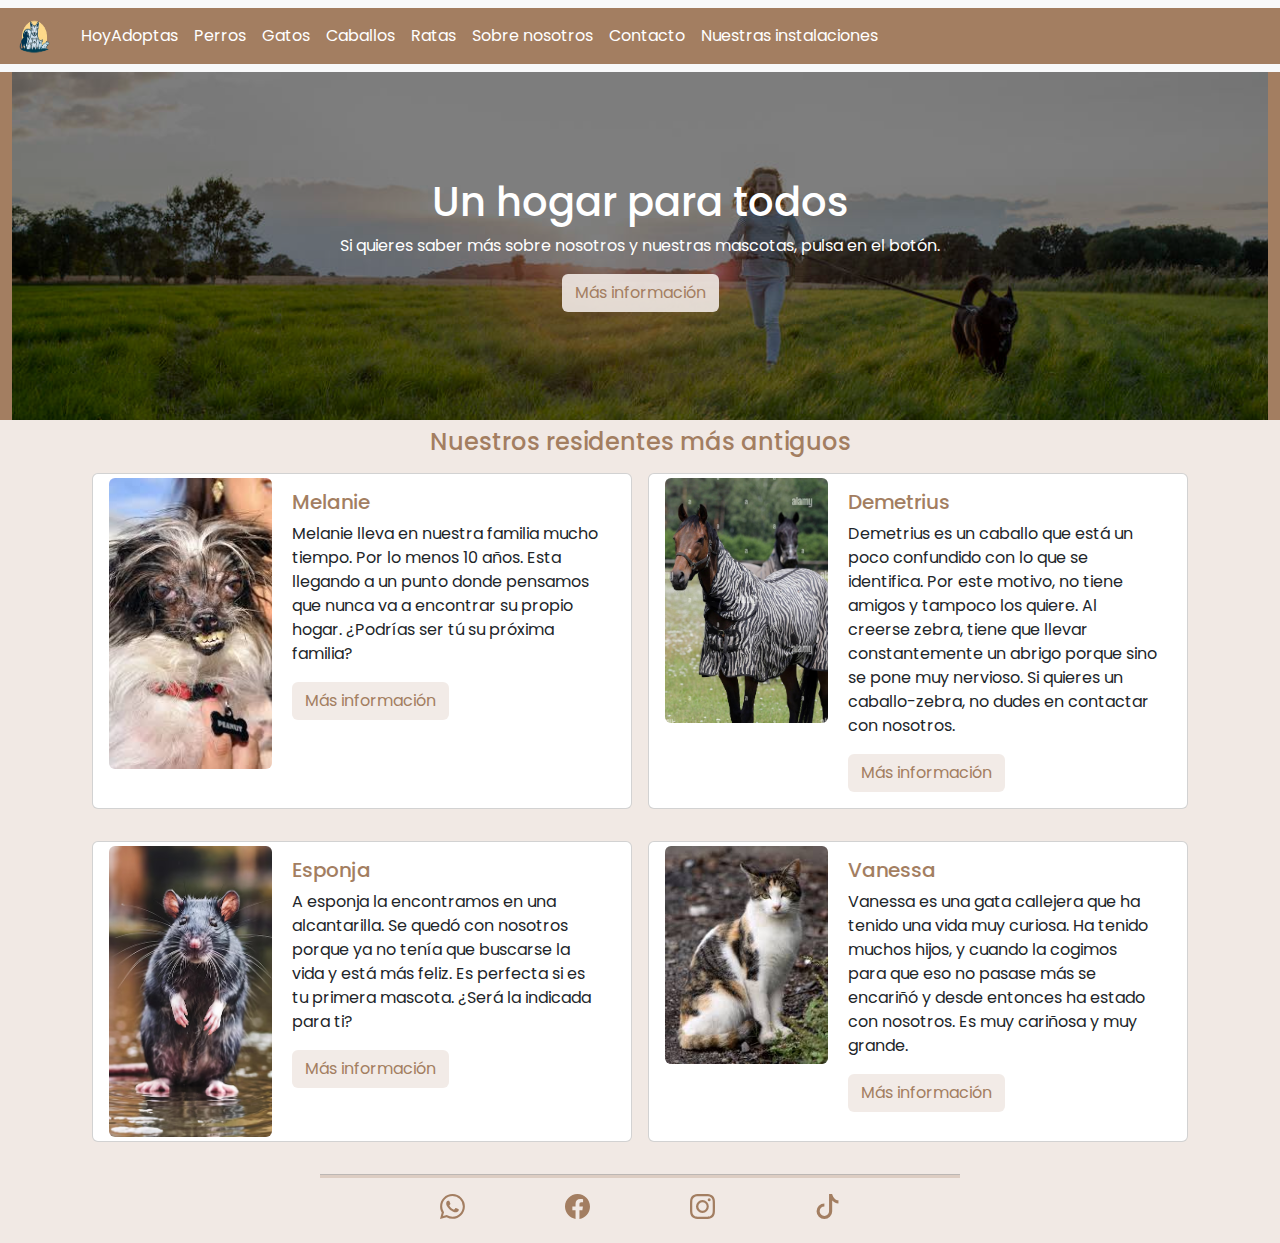
<file: index.html>
<!DOCTYPE html>
<html lang="en">

<head>
    <meta charset="UTF-8">
    <meta name="viewport" content="width=device-width, initial-scale=1.0">
    <title>Inicio</title>
    <link rel="icon" type="image/png" href="images/logo.png">
    <link href="https://cdn.jsdelivr.net/npm/bootstrap@5.3.3/dist/css/bootstrap.min.css" rel="stylesheet"
        integrity="sha384-QWTKZyjpPEjISv5WaRU9OFeRpok6YctnYmDr5pNlyT2bRjXh0JMhjY6hW+ALEwIH" crossorigin="anonymous">
    <link href="estilos/estilos.css" rel="stylesheet">
    <link rel="preconnect" href="https://fonts.googleapis.com">
    <link rel="preconnect" href="https://fonts.gstatic.com" crossorigin>
    <link href="https://fonts.googleapis.com/css2?family=Poppins&display=swap" rel="stylesheet">
</head>

<body>
    <nav class="navbar navbar-expand-lg bg-body-tertiary fixed-top">
        <div class="container-fluid">
            <a class="navbar-brand align-bottom" href="index.html">
                <img src="images/logo.png" alt="Logo" width="45" height="45" class="d-inline-block align-text-top">
            </a>
            <button class="navbar-toggler" type="button" data-bs-toggle="collapse"
                data-bs-target="#navbarSupportedContent" aria-controls="navbarSupportedContent" aria-expanded="false"
                aria-label="Toggle navigation">
                <span class="navbar-toggler-icon"></span>
            </button>
            <div class="collapse navbar-collapse" id="navbarSupportedContent">
                <ul class="navbar-nav me-auto mb-2 mb-lg-0">
                    <li class="nav-item">
                        <a class="nav-link" href="index.html">HoyAdoptas</a>
                    </li>
                    <li class="nav-item">
                        <a class="nav-link" href="perros.html">Perros</a>
                    </li>
                    <li class="nav-item">
                        <a class="nav-link" href="gatos.html">Gatos</a>
                    </li>
                    <li class="nav-item">
                        <a class="nav-link" href="caballos.html">Caballos</a>
                    </li>
                    <li class="nav-item">
                        <a class="nav-link" href="ratas.html">Ratas</a>
                    </li>
                    <li class="nav-item">
                        <a class="nav-link " href="informacion.html">Sobre nosotros</a>
                    </li>
                    <li class="nav-item">
                        <a class="nav-link " href="contacto.html">Contacto</a>
                    </li>
                    <li class="nav-item">
                        <a class="nav-link " href="instalaciones.html">Nuestras instalaciones</a>
                    </li>
                </ul>
            </div>
        </div>
    </nav>

    <div class="container-fluid">
        <div class="fondo">
            <div class="overlay"></div>
            <div class="texto">
                <h1>Un hogar para todos</h1>
                <p>Si quieres saber más sobre nosotros y nuestras mascotas, pulsa en el botón.</p>
                <a href="informacion.html" class="btn">Más información</a>
            </div>
        </div>
    </div>
    <h4 class="py-2 text-center enunciado">Nuestros residentes más antiguos</h4>

    <div class="card-deck row gap-3 justify-content-center ">
        <div class="card mb-3" style="max-width: 540px;">
            <div class="row g-0">
                <div class="col-md-4 p-1">
                    <img src="images/perro2.jpeg" class="img-fluid rounded" alt="perro feo">
                </div>
                <div class="col-md-8">
                    <div class="card-body">
                        <h5 class="card-title">Melanie</h5>
                        <p class="card-text">Melanie lleva en nuestra familia mucho tiempo. Por lo menos 10 años. Esta
                            llegando a un punto donde pensamos que nunca va a encontrar su propio hogar. ¿Podrías ser tú
                            su próxima familia?</p>
                        <a href="#" class="btn ">Más información</a>
                    </div>
                </div>

            </div>
        </div>
        <div class="card mb-3" style="max-width: 540px;">
            <div class="row g-0">
                <div class="col-md-4 p-1">
                    <img src="images/caballo1.jpg" class="img-fluid rounded" alt="perro feo">
                </div>
                <div class="col-md-8">
                    <div class="card-body">
                        <h5 class="card-title">Demetrius</h5>
                        <p class="card-text">Demetrius es un caballo que está un poco confundido con lo que se
                            identifica. Por este motivo, no tiene amigos y tampoco los quiere. Al creerse zebra, tiene
                            que llevar constantemente un abrigo porque sino se pone muy nervioso. Si quieres un
                            caballo-zebra, no dudes en contactar con nosotros.</p>
                        <a href="#" class="btn">Más información</a>
                    </div>
                </div>

            </div>
        </div>
        <div class="card mb-3" style="max-width: 540px;">
            <div class="row g-0">
                <div class="col-md-4 p-1">
                    <img src="images/rata1.avif" class="img-fluid rounded" alt="perro feo">
                </div>
                <div class="col-md-8">
                    <div class="card-body">
                        <h5 class="card-title">Esponja</h5>
                        <p class="card-text">A esponja la encontramos en una alcantarilla. Se quedó con nosotros porque
                            ya no tenía que buscarse la vida y está más feliz. Es perfecta si es tu primera mascota.
                            ¿Será la indicada para ti?</p>
                        <a href="#" class="btn">Más información</a>
                    </div>
                </div>

            </div>
        </div>
        <div class="card mb-3" style="max-width: 540px;">
            <div class="row g-0">
                <div class="col-md-4 p-1">
                    <img src="images/gato3.jpeg" class="img-fluid rounded" alt="perro feo">
                </div>
                <div class="col-md-8">
                    <div class="card-body">
                        <h5 class="card-title">Vanessa</h5>
                        <p class="card-text">Vanessa es una gata callejera que ha tenido una vida muy curiosa. Ha tenido
                            muchos hijos, y cuando la cogimos para que eso no pasase más se encariñó y desde entonces ha
                            estado con nosotros. Es muy cariñosa y muy grande.</p>
                        <a href="#" class="btn">Más información</a>
                    </div>
                </div>

            </div>
        </div>
    </div>

    <hr class="mx-auto" style="width: 50%;">

    <footer class="mx-4 pb-4">
        <div class="text-center">
            <a class="icono" href="https://whatsapp.com">
                <svg xmlns="http://www.w3.org/2000/svg" width="25" height="25" fill="rgb(163, 126, 97)"
                    class="bi bi-whatsapp mx-5" viewBox="0 0 16 16">
                    <path
                        d="M13.601 2.326A7.85 7.85 0 0 0 7.994 0C3.627 0 .068 3.558.064 7.926c0 1.399.366 2.76 1.057 3.965L0 16l4.204-1.102a7.9 7.9 0 0 0 3.79.965h.004c4.368 0 7.926-3.558 7.93-7.93A7.9 7.9 0 0 0 13.6 2.326zM7.994 14.521a6.6 6.6 0 0 1-3.356-.92l-.24-.144-2.494.654.666-2.433-.156-.251a6.56 6.56 0 0 1-1.007-3.505c0-3.626 2.957-6.584 6.591-6.584a6.56 6.56 0 0 1 4.66 1.931 6.56 6.56 0 0 1 1.928 4.66c-.004 3.639-2.961 6.592-6.592 6.592m3.615-4.934c-.197-.099-1.17-.578-1.353-.646-.182-.065-.315-.099-.445.099-.133.197-.513.646-.627.775-.114.133-.232.148-.43.05-.197-.1-.836-.308-1.592-.985-.59-.525-.985-1.175-1.103-1.372-.114-.198-.011-.304.088-.403.087-.088.197-.232.296-.346.1-.114.133-.198.198-.33.065-.134.034-.248-.015-.347-.05-.099-.445-1.076-.612-1.47-.16-.389-.323-.335-.445-.34-.114-.007-.247-.007-.38-.007a.73.73 0 0 0-.529.247c-.182.198-.691.677-.691 1.654s.71 1.916.81 2.049c.098.133 1.394 2.132 3.383 2.992.47.205.84.326 1.129.418.475.152.904.129 1.246.08.38-.058 1.171-.48 1.338-.943.164-.464.164-.86.114-.943-.049-.084-.182-.133-.38-.232" />
                </svg>
            </a>
            <a href="https://facebook.com">
                <svg xmlns="http://www.w3.org/2000/svg" width="25" height="25" fill="rgb(163, 126, 97)"
                    class="bi bi-facebook mx-5" viewBox="0 0 16 16">
                    <path
                        d="M16 8.049c0-4.446-3.582-8.05-8-8.05C3.58 0-.002 3.603-.002 8.05c0 4.017 2.926 7.347 6.75 7.951v-5.625h-2.03V8.05H6.75V6.275c0-2.017 1.195-3.131 3.022-3.131.876 0 1.791.157 1.791.157v1.98h-1.009c-.993 0-1.303.621-1.303 1.258v1.51h2.218l-.354 2.326H9.25V16c3.824-.604 6.75-3.934 6.75-7.951" />
                </svg>
            </a>
            <a href="https://instagram.com">
                <svg xmlns="http://www.w3.org/2000/svg" width="25" height="25" fill="rgb(163, 126, 97)"
                    class="bi bi-instagram mx-5" viewBox="0 0 16 16">
                    <path
                        d="M8 0C5.829 0 5.556.01 4.703.048 3.85.088 3.269.222 2.76.42a3.9 3.9 0 0 0-1.417.923A3.9 3.9 0 0 0 .42 2.76C.222 3.268.087 3.85.048 4.7.01 5.555 0 5.827 0 8.001c0 2.172.01 2.444.048 3.297.04.852.174 1.433.372 1.942.205.526.478.972.923 1.417.444.445.89.719 1.416.923.51.198 1.09.333 1.942.372C5.555 15.99 5.827 16 8 16s2.444-.01 3.298-.048c.851-.04 1.434-.174 1.943-.372a3.9 3.9 0 0 0 1.416-.923c.445-.445.718-.891.923-1.417.197-.509.332-1.09.372-1.942C15.99 10.445 16 10.173 16 8s-.01-2.445-.048-3.299c-.04-.851-.175-1.433-.372-1.941a3.9 3.9 0 0 0-.923-1.417A3.9 3.9 0 0 0 13.24.42c-.51-.198-1.092-.333-1.943-.372C10.443.01 10.172 0 7.998 0zm-.717 1.442h.718c2.136 0 2.389.007 3.232.046.78.035 1.204.166 1.486.275.373.145.64.319.92.599s.453.546.598.92c.11.281.24.705.275 1.485.039.843.047 1.096.047 3.231s-.008 2.389-.047 3.232c-.035.78-.166 1.203-.275 1.485a2.5 2.5 0 0 1-.599.919c-.28.28-.546.453-.92.598-.28.11-.704.24-1.485.276-.843.038-1.096.047-3.232.047s-2.39-.009-3.233-.047c-.78-.036-1.203-.166-1.485-.276a2.5 2.5 0 0 1-.92-.598 2.5 2.5 0 0 1-.6-.92c-.109-.281-.24-.705-.275-1.485-.038-.843-.046-1.096-.046-3.233s.008-2.388.046-3.231c.036-.78.166-1.204.276-1.486.145-.373.319-.64.599-.92s.546-.453.92-.598c.282-.11.705-.24 1.485-.276.738-.034 1.024-.044 2.515-.045zm4.988 1.328a.96.96 0 1 0 0 1.92.96.96 0 0 0 0-1.92m-4.27 1.122a4.109 4.109 0 1 0 0 8.217 4.109 4.109 0 0 0 0-8.217m0 1.441a2.667 2.667 0 1 1 0 5.334 2.667 2.667 0 0 1 0-5.334" />
                </svg>
            </a>
            <a href="https://tiktok.com">
                <svg xmlns="http://www.w3.org/2000/svg" width="25" height="25" fill="rgb(163, 126, 97)"
                    class="bi bi-tiktok mx-5" viewBox="0 0 16 16">
                    <path
                        d="M9 0h1.98c.144.715.54 1.617 1.235 2.512C12.895 3.389 13.797 4 15 4v2c-1.753 0-3.07-.814-4-1.829V11a5 5 0 1 1-5-5v2a3 3 0 1 0 3 3z" />
                </svg>
            </a>
        </div>
    </footer>


    <script src="https://cdn.jsdelivr.net/npm/@popperjs/core@2.11.8/dist/umd/popper.min.js"
        integrity="sha384-I7E8VVD/ismYTF4hNIPjVp/Zjvgyol6VFvRkX/vR+Vc4jQkC+hVqc2pM8ODewa9r"
        crossorigin="anonymous"></script>
    <script src="https://cdn.jsdelivr.net/npm/bootstrap@5.3.3/dist/js/bootstrap.min.js"
        integrity="sha384-0pUGZvbkm6XF6gxjEnlmuGrJXVbNuzT9qBBavbLwCsOGabYfZo0T0to5eqruptLy"
        crossorigin="anonymous"></script>
</body>

</html>
</file>
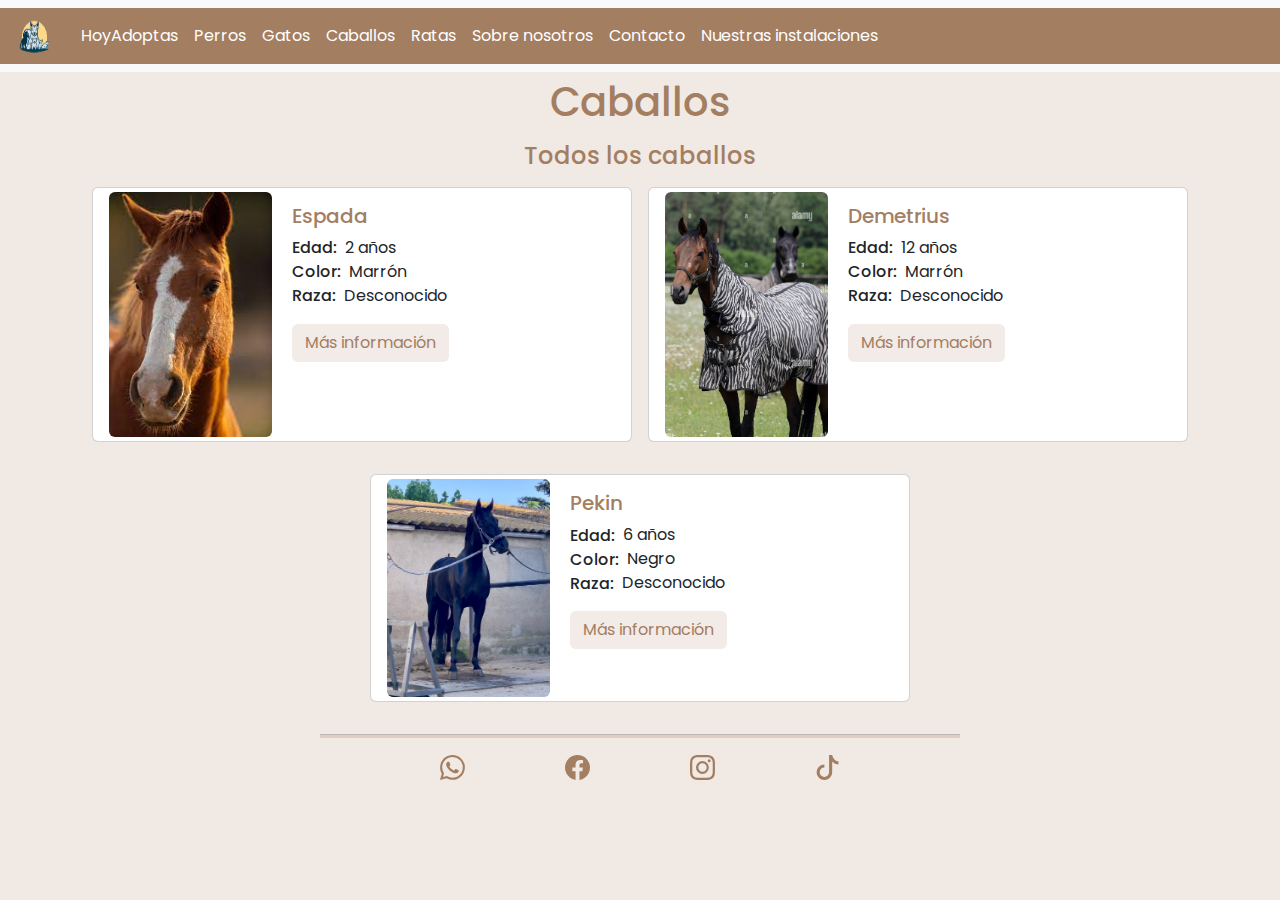
<file: caballos.html>
<!DOCTYPE html>
<html lang="en">

<head>
    <meta charset="UTF-8">
    <meta name="viewport" content="width=device-width, initial-scale=1.0">
    <title>Caballos</title>
    <link rel="icon" type="image/png" href="images/logo.png">
    <link href="https://cdn.jsdelivr.net/npm/bootstrap@5.3.3/dist/css/bootstrap.min.css" rel="stylesheet"
        integrity="sha384-QWTKZyjpPEjISv5WaRU9OFeRpok6YctnYmDr5pNlyT2bRjXh0JMhjY6hW+ALEwIH" crossorigin="anonymous">
    <link href="estilos/estilos.css" rel="stylesheet">
    <link rel="preconnect" href="https://fonts.googleapis.com">
    <link rel="preconnect" href="https://fonts.gstatic.com" crossorigin>
    <link href="https://fonts.googleapis.com/css2?family=Poppins&display=swap" rel="stylesheet">
</head>

<body>
    <nav class="navbar navbar-expand-lg bg-body-tertiary fixed-top">
        <div class="container-fluid">
            <a class="navbar-brand align-bottom" href="index.html">
                <img src="images/logo.png" alt="Logo" width="45" height="45" class="d-inline-block align-text-top">
            </a>
            <button class="navbar-toggler" type="button" data-bs-toggle="collapse"
                data-bs-target="#navbarSupportedContent" aria-controls="navbarSupportedContent" aria-expanded="false"
                aria-label="Toggle navigation">
                <span class="navbar-toggler-icon"></span>
            </button>
            <div class="collapse navbar-collapse" id="navbarSupportedContent">
                <ul class="navbar-nav me-auto mb-2 mb-lg-0">
                    <li class="nav-item">
                        <a class="nav-link" href="index.html">HoyAdoptas</a>
                    </li>
                    <li class="nav-item">
                        <a class="nav-link" href="perros.html">Perros</a>
                    </li>
                    <li class="nav-item">
                        <a class="nav-link" href="gatos.html">Gatos</a>
                    </li>
                    <li class="nav-item">
                        <a class="nav-link" href="caballos.html">Caballos</a>
                    </li>
                    <li class="nav-item">
                        <a class="nav-link" href="ratas.html">Ratas</a>
                    </li>
                    <li class="nav-item">
                        <a class="nav-link " href="informacion.html">Sobre nosotros</a>
                    </li>
                    <li class="nav-item">
                        <a class="nav-link " href="contacto.html">Contacto</a>
                    </li>
                    <li class="nav-item">
                        <a class="nav-link " href="instalaciones.html">Nuestras instalaciones</a>
                    </li>
                </ul>
            </div>
        </div>
    </nav>
    <div class="text-center pt-2">
        <h1 class="enunciado">Caballos</h1>
    </div>
    <h4 class="py-2 text-center enunciado">Todos los caballos</h4>

    <div class="card-deck row gap-3 justify-content-center ">
        <div class="card mb-3" style="max-width: 540px;">
            <div class="row g-0">
                <div class="col-md-4 p-1">
                    <img src="images/caballo3.jpeg" class="img-fluid rounded" alt="perro feo">
                </div>
                <div class="col-md-8">
                    <div class="card-body">
                        <h5 class="card-title">Espada</h5>
                        <div class="d-flex align-items-center">
                            <h6 class="mb-0 me-2">Edad: </h6>
                            <p class=" mb-0">2 años</p>
                        </div>
                        <div class="d-flex align-items-center">
                            <h6 class="mb-0 me-2">Color: </h6>
                            <p class=" mb-0">Marrón</p>
                        </div>
                        <div class="d-flex align-items-center">
                            <h6 class="mb-0 me-2">Raza: </h6>
                            <p class=" mb-0">Desconocido</p>
                        </div>

                        <a href="contacto.html" class="btn mt-3">Más información</a>
                    </div>
                </div>

            </div>
        </div>
        <div class="card mb-3" style="max-width: 540px;">
            <div class="row g-0">
                <div class="col-md-4 p-1">
                    <img src="images/caballo1.jpg" class="img-fluid rounded" alt="perro feo">
                </div>
                <div class="col-md-8">
                    <div class="card-body">
                        <h5 class="card-title">Demetrius</h5>
                        <div class="d-flex align-items-center">
                            <h6 class="mb-0 me-2">Edad: </h6>
                            <p class=" mb-0">12 años</p>
                        </div>
                        <div class="d-flex align-items-center">
                            <h6 class="mb-0 me-2">Color: </h6>
                            <p class=" mb-0">Marrón</p>
                        </div>
                        <div class="d-flex align-items-center">
                            <h6 class="mb-0 me-2">Raza: </h6>
                            <p class=" mb-0">Desconocido</p>
                        </div>

                        <a href="contacto.html" class="btn mt-3">Más información</a>
                    </div>
                </div>

            </div>
        </div>
        <div class="card mb-3" style="max-width: 540px;">
            <div class="row g-0">
                <div class="col-md-4 p-1">
                    <img src="images/caballo2.jpeg" class="img-fluid rounded" alt="perro feo">
                </div>
                <div class="col-md-8">
                    <div class="card-body">
                        <h5 class="card-title">Pekin</h5>
                        <div class="d-flex align-items-center">
                            <h6 class="mb-0 me-2">Edad: </h6>
                            <p class=" mb-0">6 años</p>
                        </div>
                        <div class="d-flex align-items-center">
                            <h6 class="mb-0 me-2">Color: </h6>
                            <p class=" mb-0">Negro</p>
                        </div>
                        <div class="d-flex align-items-center">
                            <h6 class="mb-0 me-2">Raza: </h6>
                            <p class=" mb-0">Desconocido</p>
                        </div>

                        <a href="contacto.html" class="btn mt-3">Más información</a>
                    </div>
                </div>

            </div>
        </div>

    </div>
    <hr class="mx-auto" style="width: 50%;">

    <footer class="mx-4 pb-4">
        <div class="text-center">
            <a class="icono" href="https://whatsapp.com">
                <svg xmlns="http://www.w3.org/2000/svg" width="25" height="25" fill="rgb(163, 126, 97)"
                    class="bi bi-whatsapp mx-5" viewBox="0 0 16 16">
                    <path
                        d="M13.601 2.326A7.85 7.85 0 0 0 7.994 0C3.627 0 .068 3.558.064 7.926c0 1.399.366 2.76 1.057 3.965L0 16l4.204-1.102a7.9 7.9 0 0 0 3.79.965h.004c4.368 0 7.926-3.558 7.93-7.93A7.9 7.9 0 0 0 13.6 2.326zM7.994 14.521a6.6 6.6 0 0 1-3.356-.92l-.24-.144-2.494.654.666-2.433-.156-.251a6.56 6.56 0 0 1-1.007-3.505c0-3.626 2.957-6.584 6.591-6.584a6.56 6.56 0 0 1 4.66 1.931 6.56 6.56 0 0 1 1.928 4.66c-.004 3.639-2.961 6.592-6.592 6.592m3.615-4.934c-.197-.099-1.17-.578-1.353-.646-.182-.065-.315-.099-.445.099-.133.197-.513.646-.627.775-.114.133-.232.148-.43.05-.197-.1-.836-.308-1.592-.985-.59-.525-.985-1.175-1.103-1.372-.114-.198-.011-.304.088-.403.087-.088.197-.232.296-.346.1-.114.133-.198.198-.33.065-.134.034-.248-.015-.347-.05-.099-.445-1.076-.612-1.47-.16-.389-.323-.335-.445-.34-.114-.007-.247-.007-.38-.007a.73.73 0 0 0-.529.247c-.182.198-.691.677-.691 1.654s.71 1.916.81 2.049c.098.133 1.394 2.132 3.383 2.992.47.205.84.326 1.129.418.475.152.904.129 1.246.08.38-.058 1.171-.48 1.338-.943.164-.464.164-.86.114-.943-.049-.084-.182-.133-.38-.232" />
                </svg>
            </a>
            <a href="https://facebook.com">
                <svg xmlns="http://www.w3.org/2000/svg" width="25" height="25" fill="rgb(163, 126, 97)"
                    class="bi bi-facebook mx-5" viewBox="0 0 16 16">
                    <path
                        d="M16 8.049c0-4.446-3.582-8.05-8-8.05C3.58 0-.002 3.603-.002 8.05c0 4.017 2.926 7.347 6.75 7.951v-5.625h-2.03V8.05H6.75V6.275c0-2.017 1.195-3.131 3.022-3.131.876 0 1.791.157 1.791.157v1.98h-1.009c-.993 0-1.303.621-1.303 1.258v1.51h2.218l-.354 2.326H9.25V16c3.824-.604 6.75-3.934 6.75-7.951" />
                </svg>
            </a>
            <a href="https://instagram.com">
                <svg xmlns="http://www.w3.org/2000/svg" width="25" height="25" fill="rgb(163, 126, 97)"
                    class="bi bi-instagram mx-5" viewBox="0 0 16 16">
                    <path
                        d="M8 0C5.829 0 5.556.01 4.703.048 3.85.088 3.269.222 2.76.42a3.9 3.9 0 0 0-1.417.923A3.9 3.9 0 0 0 .42 2.76C.222 3.268.087 3.85.048 4.7.01 5.555 0 5.827 0 8.001c0 2.172.01 2.444.048 3.297.04.852.174 1.433.372 1.942.205.526.478.972.923 1.417.444.445.89.719 1.416.923.51.198 1.09.333 1.942.372C5.555 15.99 5.827 16 8 16s2.444-.01 3.298-.048c.851-.04 1.434-.174 1.943-.372a3.9 3.9 0 0 0 1.416-.923c.445-.445.718-.891.923-1.417.197-.509.332-1.09.372-1.942C15.99 10.445 16 10.173 16 8s-.01-2.445-.048-3.299c-.04-.851-.175-1.433-.372-1.941a3.9 3.9 0 0 0-.923-1.417A3.9 3.9 0 0 0 13.24.42c-.51-.198-1.092-.333-1.943-.372C10.443.01 10.172 0 7.998 0zm-.717 1.442h.718c2.136 0 2.389.007 3.232.046.78.035 1.204.166 1.486.275.373.145.64.319.92.599s.453.546.598.92c.11.281.24.705.275 1.485.039.843.047 1.096.047 3.231s-.008 2.389-.047 3.232c-.035.78-.166 1.203-.275 1.485a2.5 2.5 0 0 1-.599.919c-.28.28-.546.453-.92.598-.28.11-.704.24-1.485.276-.843.038-1.096.047-3.232.047s-2.39-.009-3.233-.047c-.78-.036-1.203-.166-1.485-.276a2.5 2.5 0 0 1-.92-.598 2.5 2.5 0 0 1-.6-.92c-.109-.281-.24-.705-.275-1.485-.038-.843-.046-1.096-.046-3.233s.008-2.388.046-3.231c.036-.78.166-1.204.276-1.486.145-.373.319-.64.599-.92s.546-.453.92-.598c.282-.11.705-.24 1.485-.276.738-.034 1.024-.044 2.515-.045zm4.988 1.328a.96.96 0 1 0 0 1.92.96.96 0 0 0 0-1.92m-4.27 1.122a4.109 4.109 0 1 0 0 8.217 4.109 4.109 0 0 0 0-8.217m0 1.441a2.667 2.667 0 1 1 0 5.334 2.667 2.667 0 0 1 0-5.334" />
                </svg>
            </a>
            <a href="https://tiktok.com">
                <svg xmlns="http://www.w3.org/2000/svg" width="25" height="25" fill="rgb(163, 126, 97)"
                    class="bi bi-tiktok mx-5" viewBox="0 0 16 16">
                    <path
                        d="M9 0h1.98c.144.715.54 1.617 1.235 2.512C12.895 3.389 13.797 4 15 4v2c-1.753 0-3.07-.814-4-1.829V11a5 5 0 1 1-5-5v2a3 3 0 1 0 3 3z" />
                </svg>
            </a>
        </div>
    </footer>
    <script src="https://cdn.jsdelivr.net/npm/@popperjs/core@2.11.8/dist/umd/popper.min.js"
        integrity="sha384-I7E8VVD/ismYTF4hNIPjVp/Zjvgyol6VFvRkX/vR+Vc4jQkC+hVqc2pM8ODewa9r"
        crossorigin="anonymous"></script>
    <script src="https://cdn.jsdelivr.net/npm/bootstrap@5.3.3/dist/js/bootstrap.min.js"
        integrity="sha384-0pUGZvbkm6XF6gxjEnlmuGrJXVbNuzT9qBBavbLwCsOGabYfZo0T0to5eqruptLy"
        crossorigin="anonymous"></script>
</body>

</html>
</file>
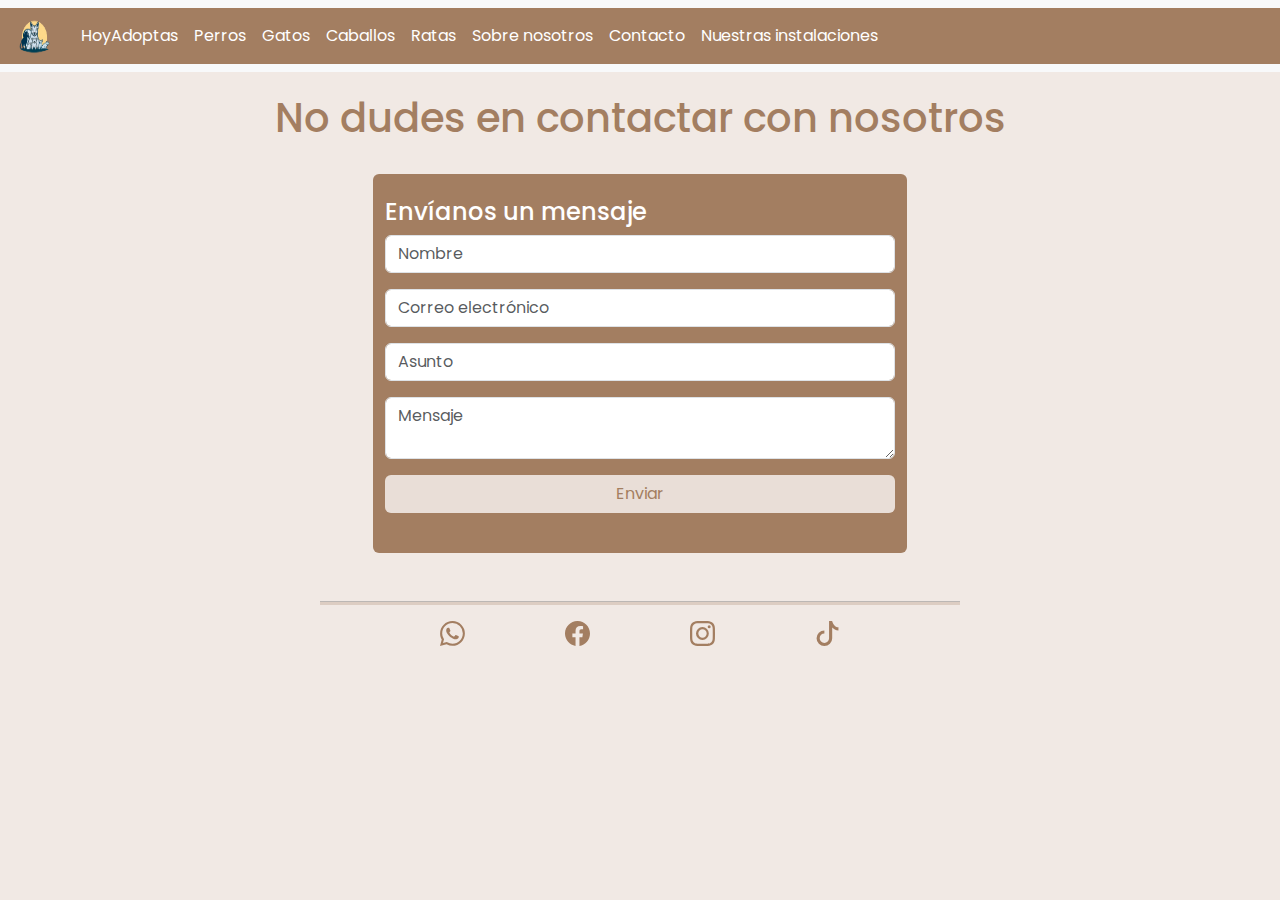
<file: contacto.html>
<!DOCTYPE html>
<html lang="en">

<head>
    <meta charset="UTF-8">
    <meta name="viewport" content="width=device-width, initial-scale=1.0">
    <title>Contacto</title>
    <link rel="icon" type="image/png" href="images/logo.png">
    <link href="https://cdn.jsdelivr.net/npm/bootstrap@5.3.3/dist/css/bootstrap.min.css" rel="stylesheet"
        integrity="sha384-QWTKZyjpPEjISv5WaRU9OFeRpok6YctnYmDr5pNlyT2bRjXh0JMhjY6hW+ALEwIH" crossorigin="anonymous">
    <link rel="stylesheet" href="estilos/estilos.css">
    <link rel="preconnect" href="https://fonts.googleapis.com">
    <link rel="preconnect" href="https://fonts.gstatic.com" crossorigin>
    <link href="https://fonts.googleapis.com/css2?family=Poppins&display=swap" rel="stylesheet">
</head>

<body>
    <nav class="navbar navbar-expand-lg bg-body-tertiary fixed-top">
        <div class="container-fluid">
            <a class="navbar-brand align-bottom" href="index.html">
                <img src="images/logo.png" alt="Logo" width="45" height="45" class="d-inline-block align-text-top">
            </a>
            <button class="navbar-toggler" type="button" data-bs-toggle="collapse"
                data-bs-target="#navbarSupportedContent" aria-controls="navbarSupportedContent" aria-expanded="false"
                aria-label="Toggle navigation">
                <span class="navbar-toggler-icon"></span>
            </button>
            <div class="collapse navbar-collapse" id="navbarSupportedContent">
                <ul class="navbar-nav me-auto mb-2 mb-lg-0">
                    <li class="nav-item">
                        <a class="nav-link" href="index.html">HoyAdoptas</a>
                    </li>
                    <li class="nav-item">
                        <a class="nav-link" href="perros.html">Perros</a>
                    </li>
                    <li class="nav-item">
                        <a class="nav-link" href="gatos.html">Gatos</a>
                    </li>
                    <li class="nav-item">
                        <a class="nav-link" href="caballos.html">Caballos</a>
                    </li>
                    <li class="nav-item">
                        <a class="nav-link" href="ratas.html">Ratas</a>
                    </li>
                    <li class="nav-item">
                        <a class="nav-link " href="informacion.html">Sobre nosotros</a>
                    </li>
                    <li class="nav-item">
                        <a class="nav-link " href="contacto.html">Contacto</a>
                    </li>
                    <li class="nav-item">
                        <a class="nav-link " href="instalaciones.html">Nuestras instalaciones</a>
                    </li>
                </ul>
            </div>
        </div>
    </nav>

    <div class="text-center py-4">
        <h1 class="enunciado">No dudes en contactar con nosotros</h1>

    </div>

    <div class="container rounded col-md-5 col-sm-10 col-xs-12 mb-5 py-4">
        <h4 class="titulo-caja">Envíanos un mensaje</h4>
        <form>
            <div class="mb-3">
                <input type="text" class="form-control" id="exampleFormControlInput1" placeholder="Nombre">
            </div>
            <div class="mb-3">
                <input type="email" class="form-control" id="exampleFormControlInput1" placeholder="Correo electrónico">
            </div>
            <div class="mb-3">
                <input type="text" class="form-control" id="exampleFormControlInput1" placeholder="Asunto ">
            </div>
            <div class="mb-3">
                <textarea class="form-control" id="exampleFormControlInput1" placeholder="Mensaje"></textarea>
            </div>
            <div class="mb-3">
                <button type="submit" class="btn w-100">Enviar</button>
            </div>
        </form>
    </div>
    <hr class="mx-auto" style="width: 50%;">

    <footer class="mx-4 pb-4">
        <div class="text-center">
            <a class="icono" href="https://whatsapp.com">
                <svg xmlns="http://www.w3.org/2000/svg" width="25" height="25" fill="rgb(163, 126, 97)"
                    class="bi bi-whatsapp mx-5" viewBox="0 0 16 16">
                    <path
                        d="M13.601 2.326A7.85 7.85 0 0 0 7.994 0C3.627 0 .068 3.558.064 7.926c0 1.399.366 2.76 1.057 3.965L0 16l4.204-1.102a7.9 7.9 0 0 0 3.79.965h.004c4.368 0 7.926-3.558 7.93-7.93A7.9 7.9 0 0 0 13.6 2.326zM7.994 14.521a6.6 6.6 0 0 1-3.356-.92l-.24-.144-2.494.654.666-2.433-.156-.251a6.56 6.56 0 0 1-1.007-3.505c0-3.626 2.957-6.584 6.591-6.584a6.56 6.56 0 0 1 4.66 1.931 6.56 6.56 0 0 1 1.928 4.66c-.004 3.639-2.961 6.592-6.592 6.592m3.615-4.934c-.197-.099-1.17-.578-1.353-.646-.182-.065-.315-.099-.445.099-.133.197-.513.646-.627.775-.114.133-.232.148-.43.05-.197-.1-.836-.308-1.592-.985-.59-.525-.985-1.175-1.103-1.372-.114-.198-.011-.304.088-.403.087-.088.197-.232.296-.346.1-.114.133-.198.198-.33.065-.134.034-.248-.015-.347-.05-.099-.445-1.076-.612-1.47-.16-.389-.323-.335-.445-.34-.114-.007-.247-.007-.38-.007a.73.73 0 0 0-.529.247c-.182.198-.691.677-.691 1.654s.71 1.916.81 2.049c.098.133 1.394 2.132 3.383 2.992.47.205.84.326 1.129.418.475.152.904.129 1.246.08.38-.058 1.171-.48 1.338-.943.164-.464.164-.86.114-.943-.049-.084-.182-.133-.38-.232" />
                </svg>
            </a>
            <a href="https://facebook.com">
                <svg xmlns="http://www.w3.org/2000/svg" width="25" height="25" fill="rgb(163, 126, 97)"
                    class="bi bi-facebook mx-5" viewBox="0 0 16 16">
                    <path
                        d="M16 8.049c0-4.446-3.582-8.05-8-8.05C3.58 0-.002 3.603-.002 8.05c0 4.017 2.926 7.347 6.75 7.951v-5.625h-2.03V8.05H6.75V6.275c0-2.017 1.195-3.131 3.022-3.131.876 0 1.791.157 1.791.157v1.98h-1.009c-.993 0-1.303.621-1.303 1.258v1.51h2.218l-.354 2.326H9.25V16c3.824-.604 6.75-3.934 6.75-7.951" />
                </svg>
            </a>
            <a href="https://instagram.com">
                <svg xmlns="http://www.w3.org/2000/svg" width="25" height="25" fill="rgb(163, 126, 97)"
                    class="bi bi-instagram mx-5" viewBox="0 0 16 16">
                    <path
                        d="M8 0C5.829 0 5.556.01 4.703.048 3.85.088 3.269.222 2.76.42a3.9 3.9 0 0 0-1.417.923A3.9 3.9 0 0 0 .42 2.76C.222 3.268.087 3.85.048 4.7.01 5.555 0 5.827 0 8.001c0 2.172.01 2.444.048 3.297.04.852.174 1.433.372 1.942.205.526.478.972.923 1.417.444.445.89.719 1.416.923.51.198 1.09.333 1.942.372C5.555 15.99 5.827 16 8 16s2.444-.01 3.298-.048c.851-.04 1.434-.174 1.943-.372a3.9 3.9 0 0 0 1.416-.923c.445-.445.718-.891.923-1.417.197-.509.332-1.09.372-1.942C15.99 10.445 16 10.173 16 8s-.01-2.445-.048-3.299c-.04-.851-.175-1.433-.372-1.941a3.9 3.9 0 0 0-.923-1.417A3.9 3.9 0 0 0 13.24.42c-.51-.198-1.092-.333-1.943-.372C10.443.01 10.172 0 7.998 0zm-.717 1.442h.718c2.136 0 2.389.007 3.232.046.78.035 1.204.166 1.486.275.373.145.64.319.92.599s.453.546.598.92c.11.281.24.705.275 1.485.039.843.047 1.096.047 3.231s-.008 2.389-.047 3.232c-.035.78-.166 1.203-.275 1.485a2.5 2.5 0 0 1-.599.919c-.28.28-.546.453-.92.598-.28.11-.704.24-1.485.276-.843.038-1.096.047-3.232.047s-2.39-.009-3.233-.047c-.78-.036-1.203-.166-1.485-.276a2.5 2.5 0 0 1-.92-.598 2.5 2.5 0 0 1-.6-.92c-.109-.281-.24-.705-.275-1.485-.038-.843-.046-1.096-.046-3.233s.008-2.388.046-3.231c.036-.78.166-1.204.276-1.486.145-.373.319-.64.599-.92s.546-.453.92-.598c.282-.11.705-.24 1.485-.276.738-.034 1.024-.044 2.515-.045zm4.988 1.328a.96.96 0 1 0 0 1.92.96.96 0 0 0 0-1.92m-4.27 1.122a4.109 4.109 0 1 0 0 8.217 4.109 4.109 0 0 0 0-8.217m0 1.441a2.667 2.667 0 1 1 0 5.334 2.667 2.667 0 0 1 0-5.334" />
                </svg>
            </a>
            <a href="https://tiktok.com">
                <svg xmlns="http://www.w3.org/2000/svg" width="25" height="25" fill="rgb(163, 126, 97)"
                    class="bi bi-tiktok mx-5" viewBox="0 0 16 16">
                    <path
                        d="M9 0h1.98c.144.715.54 1.617 1.235 2.512C12.895 3.389 13.797 4 15 4v2c-1.753 0-3.07-.814-4-1.829V11a5 5 0 1 1-5-5v2a3 3 0 1 0 3 3z" />
                </svg>
            </a>
        </div>
    </footer>

    <script src="https://cdn.jsdelivr.net/npm/@popperjs/core@2.11.8/dist/umd/popper.min.js"
        integrity="sha384-I7E8VVD/ismYTF4hNIPjVp/Zjvgyol6VFvRkX/vR+Vc4jQkC+hVqc2pM8ODewa9r"
        crossorigin="anonymous"></script>
    <script src="https://cdn.jsdelivr.net/npm/bootstrap@5.3.3/dist/js/bootstrap.min.js"
        integrity="sha384-0pUGZvbkm6XF6gxjEnlmuGrJXVbNuzT9qBBavbLwCsOGabYfZo0T0to5eqruptLy"
        crossorigin="anonymous"></script>
</body>

</html>
</file>
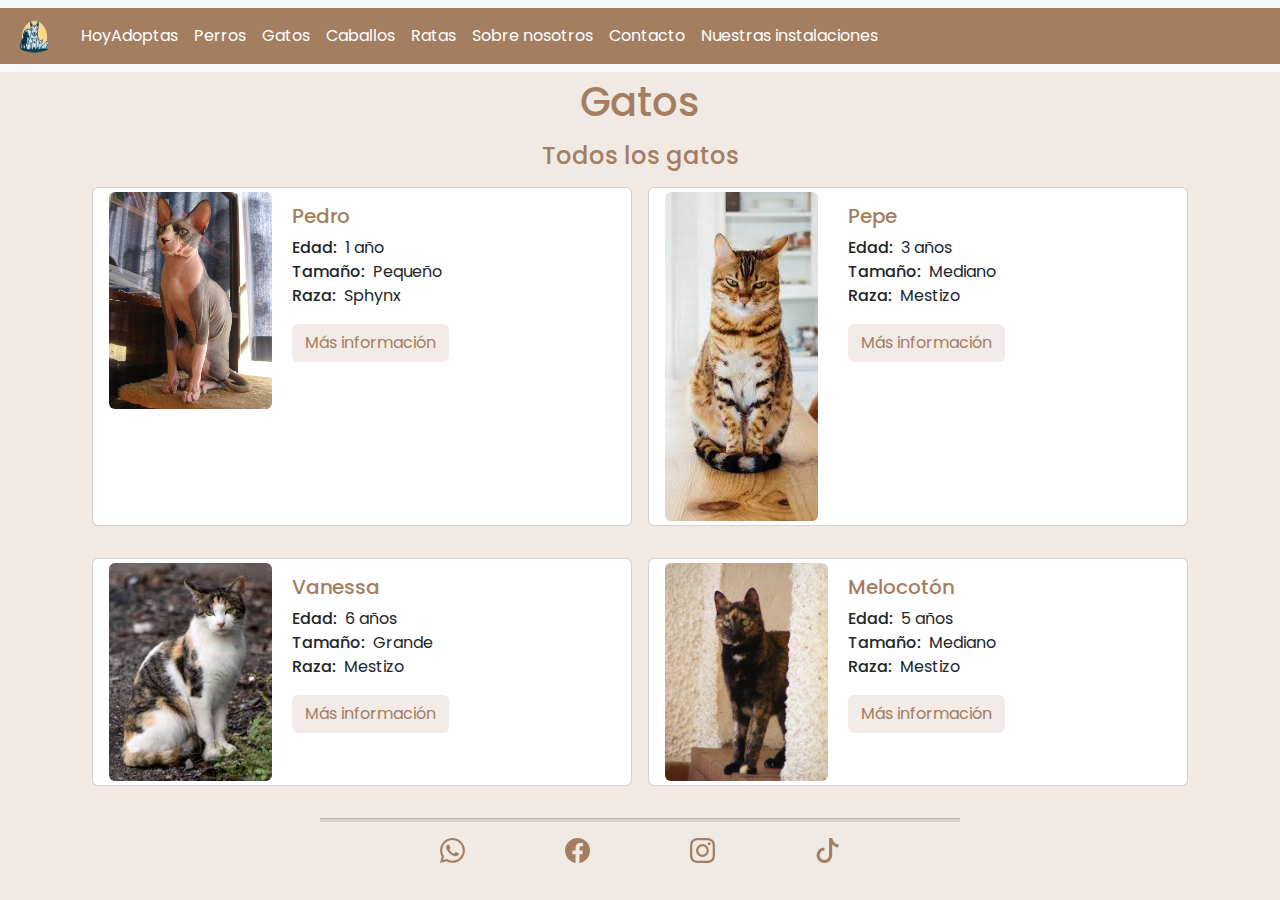
<file: gatos.html>
<!DOCTYPE html>
<html lang="en">

<head>
    <meta charset="UTF-8">
    <meta name="viewport" content="width=device-width, initial-scale=1.0">
    <title>Gatos</title>
    <link rel="icon" type="image/png" href="images/logo.png">
    <link href="https://cdn.jsdelivr.net/npm/bootstrap@5.3.3/dist/css/bootstrap.min.css" rel="stylesheet"
        integrity="sha384-QWTKZyjpPEjISv5WaRU9OFeRpok6YctnYmDr5pNlyT2bRjXh0JMhjY6hW+ALEwIH" crossorigin="anonymous">
    <link href="estilos/estilos.css" rel="stylesheet">
    <link rel="preconnect" href="https://fonts.googleapis.com">
    <link rel="preconnect" href="https://fonts.gstatic.com" crossorigin>
    <link href="https://fonts.googleapis.com/css2?family=Poppins&display=swap" rel="stylesheet">
</head>

<body>
    <nav class="navbar navbar-expand-lg bg-body-tertiary fixed-top">
        <div class="container-fluid">
            <a class="navbar-brand align-bottom" href="index.html">
                <img src="images/logo.png" alt="Logo" width="45" height="45" class="d-inline-block align-text-top">
            </a>
            <button class="navbar-toggler" type="button" data-bs-toggle="collapse"
                data-bs-target="#navbarSupportedContent" aria-controls="navbarSupportedContent" aria-expanded="false"
                aria-label="Toggle navigation">
                <span class="navbar-toggler-icon"></span>
            </button>
            <div class="collapse navbar-collapse" id="navbarSupportedContent">
                <ul class="navbar-nav me-auto mb-2 mb-lg-0">
                    <li class="nav-item">
                        <a class="nav-link" href="index.html">HoyAdoptas</a>
                    </li>
                    <li class="nav-item">
                        <a class="nav-link" href="perros.html">Perros</a>
                    </li>
                    <li class="nav-item">
                        <a class="nav-link" href="gatos.html">Gatos</a>
                    </li>
                    <li class="nav-item">
                        <a class="nav-link" href="caballos.html">Caballos</a>
                    </li>
                    <li class="nav-item">
                        <a class="nav-link" href="ratas.html">Ratas</a>
                    </li>
                    <li class="nav-item">
                        <a class="nav-link " href="informacion.html">Sobre nosotros</a>
                    </li>
                    <li class="nav-item">
                        <a class="nav-link " href="contacto.html">Contacto</a>
                    </li>
                    <li class="nav-item">
                        <a class="nav-link " href="instalaciones.html">Nuestras instalaciones</a>
                    </li>
                </ul>
            </div>
        </div>
    </nav>
    <div class="text-center pt-2">
        <h1 class="enunciado">Gatos</h1>
    </div>
    <h4 class="py-2 text-center enunciado">Todos los gatos</h4>
    <div class="card-deck row gap-3 justify-content-center ">
        <div class="card mb-3" style="max-width: 540px;">
            <div class="row g-0">
                <div class="col-md-4 p-1">
                    <img src="images/gato1.jpg" class=" img-fluid rounded">
                </div>
                <div class="col-md-8">
                    <div class="card-body">
                        <h5 class="card-title">Pedro</h5>
                        <div class="d-flex align-items-center">
                            <h6 class="mb-0 me-2">Edad: </h6>
                            <p class=" mb-0">1 año</p>
                        </div>
                        <div class="d-flex align-items-center">
                            <h6 class="mb-0 me-2">Tamaño: </h6>
                            <p class=" mb-0">Pequeño</p>
                        </div>
                        <div class="d-flex align-items-center">
                            <h6 class="mb-0 me-2">Raza: </h6>
                            <p class=" mb-0">Sphynx</p>
                        </div>

                        <a href="contacto.html" class="btn mt-3">Más información</a>
                    </div>
                </div>

            </div>
        </div>
        <div class="card mb-3" style="max-width: 540px;">
            <div class="row g-0">
                <div class="col-md-4 p-1">
                    <img src="images/gato2.jpeg" class="img-fluid rounded">
                </div>
                <div class="col-md-8">
                    <div class="card-body">
                        <h5 class="card-title">Pepe</h5>
                        <div class="d-flex align-items-center">
                            <h6 class="mb-0 me-2">Edad: </h6>
                            <p class=" mb-0">3 años</p>
                        </div>
                        <div class="d-flex align-items-center">
                            <h6 class="mb-0 me-2">Tamaño: </h6>
                            <p class=" mb-0">Mediano</p>
                        </div>
                        <div class="d-flex align-items-center">
                            <h6 class="mb-0 me-2">Raza: </h6>
                            <p class=" mb-0">Mestizo</p>
                        </div>

                        <a href="contacto.html" class="btn mt-3">Más información</a>
                    </div>
                </div>

            </div>
        </div>
        <div class="card mb-3" style="max-width: 540px;">
            <div class="row g-0">
                <div class="col-md-4 p-1">
                    <img src="images/gato3.jpeg" class="img-fluid rounded">
                </div>
                <div class="col-md-8">
                    <div class="card-body">
                        <h5 class="card-title">Vanessa</h5>
                        <div class="d-flex align-items-center">
                            <h6 class="mb-0 me-2">Edad: </h6>
                            <p class=" mb-0">6 años</p>
                        </div>
                        <div class="d-flex align-items-center">
                            <h6 class="mb-0 me-2">Tamaño: </h6>
                            <p class=" mb-0">Grande</p>
                        </div>
                        <div class="d-flex align-items-center">
                            <h6 class="mb-0 me-2">Raza: </h6>
                            <p class=" mb-0">Mestizo</p>
                        </div>

                        <a href="contacto.html" class="btn mt-3">Más información</a>
                    </div>
                </div>

            </div>
        </div>
        <div class="card mb-3" style="max-width: 540px;">
            <div class="row g-0">
                <div class="col-md-4 p-1">
                    <img src="images/gato4.jpg" class="img-fluid rounded">
                </div>
                <div class="col-md-8">
                    <div class="card-body">
                        <h5 class="card-title">Melocotón</h5>
                        <div class="d-flex align-items-center">
                            <h6 class="mb-0 me-2">Edad: </h6>
                            <p class=" mb-0">5 años</p>
                        </div>
                        <div class="d-flex align-items-center">
                            <h6 class="mb-0 me-2">Tamaño: </h6>
                            <p class=" mb-0">Mediano</p>
                        </div>
                        <div class="d-flex align-items-center">
                            <h6 class="mb-0 me-2">Raza: </h6>
                            <p class=" mb-0">Mestizo</p>
                        </div>

                        <a href="contacto.html" class="btn mt-3">Más información</a>
                    </div>
                </div>

            </div>
        </div>
    </div>

    <hr class="mx-auto" style="width: 50%;">

    <footer class="mx-4 pb-4">
        <div class="text-center">
            <a class="icono" href="https://whatsapp.com">
                <svg xmlns="http://www.w3.org/2000/svg" width="25" height="25" fill="rgb(163, 126, 97)"
                    class="bi bi-whatsapp mx-5" viewBox="0 0 16 16">
                    <path
                        d="M13.601 2.326A7.85 7.85 0 0 0 7.994 0C3.627 0 .068 3.558.064 7.926c0 1.399.366 2.76 1.057 3.965L0 16l4.204-1.102a7.9 7.9 0 0 0 3.79.965h.004c4.368 0 7.926-3.558 7.93-7.93A7.9 7.9 0 0 0 13.6 2.326zM7.994 14.521a6.6 6.6 0 0 1-3.356-.92l-.24-.144-2.494.654.666-2.433-.156-.251a6.56 6.56 0 0 1-1.007-3.505c0-3.626 2.957-6.584 6.591-6.584a6.56 6.56 0 0 1 4.66 1.931 6.56 6.56 0 0 1 1.928 4.66c-.004 3.639-2.961 6.592-6.592 6.592m3.615-4.934c-.197-.099-1.17-.578-1.353-.646-.182-.065-.315-.099-.445.099-.133.197-.513.646-.627.775-.114.133-.232.148-.43.05-.197-.1-.836-.308-1.592-.985-.59-.525-.985-1.175-1.103-1.372-.114-.198-.011-.304.088-.403.087-.088.197-.232.296-.346.1-.114.133-.198.198-.33.065-.134.034-.248-.015-.347-.05-.099-.445-1.076-.612-1.47-.16-.389-.323-.335-.445-.34-.114-.007-.247-.007-.38-.007a.73.73 0 0 0-.529.247c-.182.198-.691.677-.691 1.654s.71 1.916.81 2.049c.098.133 1.394 2.132 3.383 2.992.47.205.84.326 1.129.418.475.152.904.129 1.246.08.38-.058 1.171-.48 1.338-.943.164-.464.164-.86.114-.943-.049-.084-.182-.133-.38-.232" />
                </svg>
            </a>
            <a href="https://facebook.com">
                <svg xmlns="http://www.w3.org/2000/svg" width="25" height="25" fill="rgb(163, 126, 97)"
                    class="bi bi-facebook mx-5" viewBox="0 0 16 16">
                    <path
                        d="M16 8.049c0-4.446-3.582-8.05-8-8.05C3.58 0-.002 3.603-.002 8.05c0 4.017 2.926 7.347 6.75 7.951v-5.625h-2.03V8.05H6.75V6.275c0-2.017 1.195-3.131 3.022-3.131.876 0 1.791.157 1.791.157v1.98h-1.009c-.993 0-1.303.621-1.303 1.258v1.51h2.218l-.354 2.326H9.25V16c3.824-.604 6.75-3.934 6.75-7.951" />
                </svg>
            </a>
            <a href="https://instagram.com">
                <svg xmlns="http://www.w3.org/2000/svg" width="25" height="25" fill="rgb(163, 126, 97)"
                    class="bi bi-instagram mx-5" viewBox="0 0 16 16">
                    <path
                        d="M8 0C5.829 0 5.556.01 4.703.048 3.85.088 3.269.222 2.76.42a3.9 3.9 0 0 0-1.417.923A3.9 3.9 0 0 0 .42 2.76C.222 3.268.087 3.85.048 4.7.01 5.555 0 5.827 0 8.001c0 2.172.01 2.444.048 3.297.04.852.174 1.433.372 1.942.205.526.478.972.923 1.417.444.445.89.719 1.416.923.51.198 1.09.333 1.942.372C5.555 15.99 5.827 16 8 16s2.444-.01 3.298-.048c.851-.04 1.434-.174 1.943-.372a3.9 3.9 0 0 0 1.416-.923c.445-.445.718-.891.923-1.417.197-.509.332-1.09.372-1.942C15.99 10.445 16 10.173 16 8s-.01-2.445-.048-3.299c-.04-.851-.175-1.433-.372-1.941a3.9 3.9 0 0 0-.923-1.417A3.9 3.9 0 0 0 13.24.42c-.51-.198-1.092-.333-1.943-.372C10.443.01 10.172 0 7.998 0zm-.717 1.442h.718c2.136 0 2.389.007 3.232.046.78.035 1.204.166 1.486.275.373.145.64.319.92.599s.453.546.598.92c.11.281.24.705.275 1.485.039.843.047 1.096.047 3.231s-.008 2.389-.047 3.232c-.035.78-.166 1.203-.275 1.485a2.5 2.5 0 0 1-.599.919c-.28.28-.546.453-.92.598-.28.11-.704.24-1.485.276-.843.038-1.096.047-3.232.047s-2.39-.009-3.233-.047c-.78-.036-1.203-.166-1.485-.276a2.5 2.5 0 0 1-.92-.598 2.5 2.5 0 0 1-.6-.92c-.109-.281-.24-.705-.275-1.485-.038-.843-.046-1.096-.046-3.233s.008-2.388.046-3.231c.036-.78.166-1.204.276-1.486.145-.373.319-.64.599-.92s.546-.453.92-.598c.282-.11.705-.24 1.485-.276.738-.034 1.024-.044 2.515-.045zm4.988 1.328a.96.96 0 1 0 0 1.92.96.96 0 0 0 0-1.92m-4.27 1.122a4.109 4.109 0 1 0 0 8.217 4.109 4.109 0 0 0 0-8.217m0 1.441a2.667 2.667 0 1 1 0 5.334 2.667 2.667 0 0 1 0-5.334" />
                </svg>
            </a>
            <a href="https://tiktok.com">
                <svg xmlns="http://www.w3.org/2000/svg" width="25" height="25" fill="rgb(163, 126, 97)"
                    class="bi bi-tiktok mx-5" viewBox="0 0 16 16">
                    <path
                        d="M9 0h1.98c.144.715.54 1.617 1.235 2.512C12.895 3.389 13.797 4 15 4v2c-1.753 0-3.07-.814-4-1.829V11a5 5 0 1 1-5-5v2a3 3 0 1 0 3 3z" />
                </svg>
            </a>
        </div>
    </footer>

    <script src="https://cdn.jsdelivr.net/npm/@popperjs/core@2.11.8/dist/umd/popper.min.js"
        integrity="sha384-I7E8VVD/ismYTF4hNIPjVp/Zjvgyol6VFvRkX/vR+Vc4jQkC+hVqc2pM8ODewa9r"
        crossorigin="anonymous"></script>
    <script src="https://cdn.jsdelivr.net/npm/bootstrap@5.3.3/dist/js/bootstrap.min.js"
        integrity="sha384-0pUGZvbkm6XF6gxjEnlmuGrJXVbNuzT9qBBavbLwCsOGabYfZo0T0to5eqruptLy"
        crossorigin="anonymous"></script>
</body>

</html>
</file>
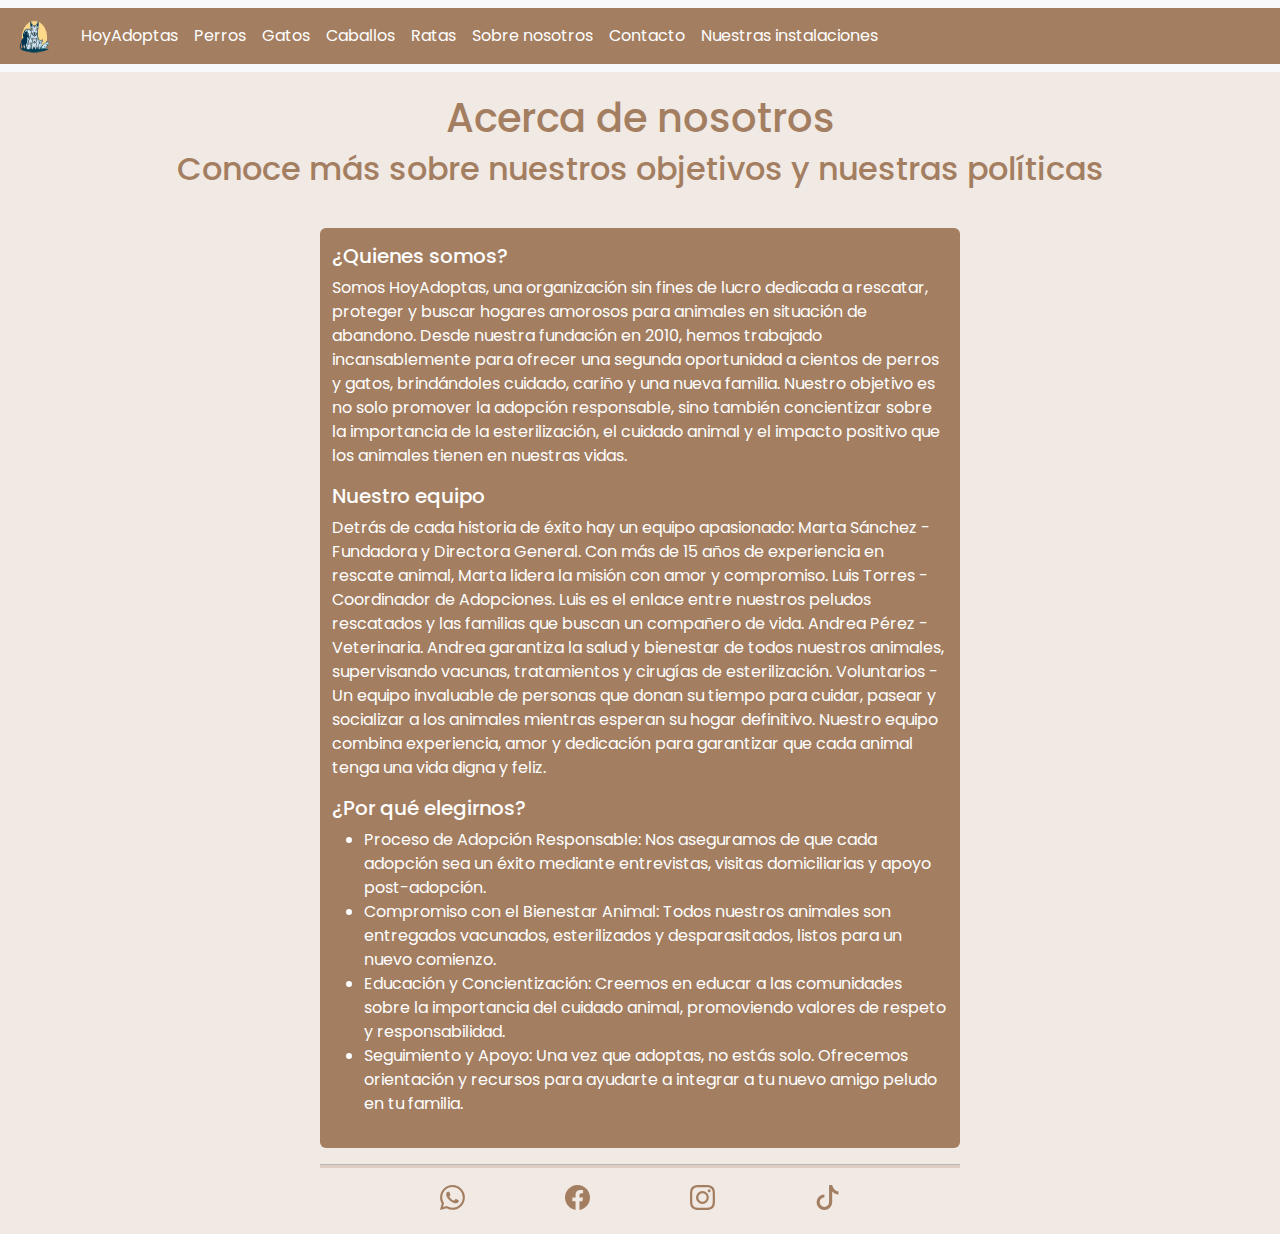
<file: informacion.html>
<!DOCTYPE html>
<html lang="en">

<head>
    <meta charset="UTF-8">
    <meta name="viewport" content="width=device-width, initial-scale=1.0">
    <title>Información</title>
    <link rel="icon" type="image/png" href="images/logo.png">
    <link href="https://cdn.jsdelivr.net/npm/bootstrap@5.3.3/dist/css/bootstrap.min.css" rel="stylesheet"
        integrity="sha384-QWTKZyjpPEjISv5WaRU9OFeRpok6YctnYmDr5pNlyT2bRjXh0JMhjY6hW+ALEwIH" crossorigin="anonymous">
    <link href="estilos/estilos.css" rel="stylesheet">
    <link rel="preconnect" href="https://fonts.googleapis.com">
    <link rel="preconnect" href="https://fonts.gstatic.com" crossorigin>
    <link href="https://fonts.googleapis.com/css2?family=Poppins&display=swap" rel="stylesheet">
</head>

<body>
    <nav class="navbar navbar-expand-lg bg-body-tertiary fixed-top">
        <div class="container-fluid">
            <a class="navbar-brand align-bottom" href="index.html">
                <img src="images/logo.png" alt="Logo" width="45" height="45" class="d-inline-block align-text-top">
            </a>
            <button class="navbar-toggler" type="button" data-bs-toggle="collapse"
                data-bs-target="#navbarSupportedContent" aria-controls="navbarSupportedContent" aria-expanded="false"
                aria-label="Toggle navigation">
                <span class="navbar-toggler-icon"></span>
            </button>
            <div class="collapse navbar-collapse" id="navbarSupportedContent">
                <ul class="navbar-nav me-auto mb-2 mb-lg-0">
                    <li class="nav-item">
                        <a class="nav-link" href="index.html">HoyAdoptas</a>
                    </li>
                    <li class="nav-item">
                        <a class="nav-link" href="perros.html">Perros</a>
                    </li>
                    <li class="nav-item">
                        <a class="nav-link" href="gatos.html">Gatos</a>
                    </li>
                    <li class="nav-item">
                        <a class="nav-link" href="caballos.html">Caballos</a>
                    </li>
                    <li class="nav-item">
                        <a class="nav-link" href="ratas.html">Ratas</a>
                    </li>
                    <li class="nav-item">
                        <a class="nav-link " href="informacion.html">Sobre nosotros</a>
                    </li>
                    <li class="nav-item">
                        <a class="nav-link " href="contacto.html">Contacto</a>
                    </li>
                    <li class="nav-item">
                        <a class="nav-link " href="instalaciones.html">Nuestras instalaciones</a>
                    </li>
                </ul>
            </div>
        </div>
    </nav>


    <div class="text-center py-4">
        <h1 class="enunciado">Acerca de nosotros</h1>
        <h2 class="enunciado">Conoce más sobre nuestros objetivos y nuestras políticas</h2>
    </div>



    </div>
    <div class="container col-md-6 col-sm-10 col-xs-12 rounded my-2 py-3 ">
        <h5 class="titulo-caja">¿Quienes somos?
        </h5>
        <p class="texto-blanco">Somos HoyAdoptas, una organización sin fines de lucro dedicada a rescatar, proteger y
            buscar hogares amorosos para animales en situación de abandono. Desde nuestra fundación en 2010, hemos
            trabajado incansablemente para ofrecer una segunda oportunidad a cientos de perros y gatos, brindándoles
            cuidado, cariño y una nueva familia.
            Nuestro objetivo es no solo promover la adopción responsable, sino también concientizar sobre la importancia
            de la esterilización, el cuidado animal y el impacto positivo que los animales tienen en nuestras vidas.
        </p>
        <h5 class="titulo-caja">Nuestro equipo</h5>
        <p class="texto-blanco">Detrás de cada historia de éxito hay un equipo apasionado:

            Marta Sánchez - Fundadora y Directora General. Con más de 15 años de experiencia en rescate animal, Marta
            lidera la misión con amor y compromiso.
            Luis Torres - Coordinador de Adopciones. Luis es el enlace entre nuestros peludos rescatados y las familias
            que buscan un compañero de vida.
            Andrea Pérez - Veterinaria. Andrea garantiza la salud y bienestar de todos nuestros animales, supervisando
            vacunas, tratamientos y cirugías de esterilización.
            Voluntarios - Un equipo invaluable de personas que donan su tiempo para cuidar, pasear y socializar a los
            animales mientras esperan su hogar definitivo.
            Nuestro equipo combina experiencia, amor y dedicación para garantizar que cada animal tenga una vida digna y
            feliz.</p>
        <h5 class="titulo-caja">¿Por qué elegirnos?</h5>
        <ul>
            <li class="texto-blanco">Proceso de Adopción Responsable: Nos aseguramos de que cada adopción sea un éxito
                mediante entrevistas, visitas domiciliarias y apoyo post-adopción.</li>
            <li class="texto-blanco">Compromiso con el Bienestar Animal: Todos nuestros animales son entregados
                vacunados, esterilizados y desparasitados, listos para un nuevo comienzo.</li>
            <li class="texto-blanco">Educación y Concientización: Creemos en educar a las comunidades sobre la
                importancia del cuidado animal, promoviendo valores de respeto y responsabilidad.</li>
            <li class="texto-blanco">Seguimiento y Apoyo: Una vez que adoptas, no estás solo. Ofrecemos orientación y
                recursos para ayudarte a integrar a tu nuevo amigo peludo en tu familia.</li>
        </ul>

    </div>

    <hr class="mx-auto" style="width: 50%;">

    <footer class="mx-4 pb-4">
        <div class="text-center">
            <a class="icono" href="https://whatsapp.com">
                <svg xmlns="http://www.w3.org/2000/svg" width="25" height="25" fill="rgb(163, 126, 97)"
                    class="bi bi-whatsapp mx-5" viewBox="0 0 16 16">
                    <path
                        d="M13.601 2.326A7.85 7.85 0 0 0 7.994 0C3.627 0 .068 3.558.064 7.926c0 1.399.366 2.76 1.057 3.965L0 16l4.204-1.102a7.9 7.9 0 0 0 3.79.965h.004c4.368 0 7.926-3.558 7.93-7.93A7.9 7.9 0 0 0 13.6 2.326zM7.994 14.521a6.6 6.6 0 0 1-3.356-.92l-.24-.144-2.494.654.666-2.433-.156-.251a6.56 6.56 0 0 1-1.007-3.505c0-3.626 2.957-6.584 6.591-6.584a6.56 6.56 0 0 1 4.66 1.931 6.56 6.56 0 0 1 1.928 4.66c-.004 3.639-2.961 6.592-6.592 6.592m3.615-4.934c-.197-.099-1.17-.578-1.353-.646-.182-.065-.315-.099-.445.099-.133.197-.513.646-.627.775-.114.133-.232.148-.43.05-.197-.1-.836-.308-1.592-.985-.59-.525-.985-1.175-1.103-1.372-.114-.198-.011-.304.088-.403.087-.088.197-.232.296-.346.1-.114.133-.198.198-.33.065-.134.034-.248-.015-.347-.05-.099-.445-1.076-.612-1.47-.16-.389-.323-.335-.445-.34-.114-.007-.247-.007-.38-.007a.73.73 0 0 0-.529.247c-.182.198-.691.677-.691 1.654s.71 1.916.81 2.049c.098.133 1.394 2.132 3.383 2.992.47.205.84.326 1.129.418.475.152.904.129 1.246.08.38-.058 1.171-.48 1.338-.943.164-.464.164-.86.114-.943-.049-.084-.182-.133-.38-.232" />
                </svg>
            </a>
            <a href="https://facebook.com">
                <svg xmlns="http://www.w3.org/2000/svg" width="25" height="25" fill="rgb(163, 126, 97)"
                    class="bi bi-facebook mx-5" viewBox="0 0 16 16">
                    <path
                        d="M16 8.049c0-4.446-3.582-8.05-8-8.05C3.58 0-.002 3.603-.002 8.05c0 4.017 2.926 7.347 6.75 7.951v-5.625h-2.03V8.05H6.75V6.275c0-2.017 1.195-3.131 3.022-3.131.876 0 1.791.157 1.791.157v1.98h-1.009c-.993 0-1.303.621-1.303 1.258v1.51h2.218l-.354 2.326H9.25V16c3.824-.604 6.75-3.934 6.75-7.951" />
                </svg>
            </a>
            <a href="https://instagram.com">
                <svg xmlns="http://www.w3.org/2000/svg" width="25" height="25" fill="rgb(163, 126, 97)"
                    class="bi bi-instagram mx-5" viewBox="0 0 16 16">
                    <path
                        d="M8 0C5.829 0 5.556.01 4.703.048 3.85.088 3.269.222 2.76.42a3.9 3.9 0 0 0-1.417.923A3.9 3.9 0 0 0 .42 2.76C.222 3.268.087 3.85.048 4.7.01 5.555 0 5.827 0 8.001c0 2.172.01 2.444.048 3.297.04.852.174 1.433.372 1.942.205.526.478.972.923 1.417.444.445.89.719 1.416.923.51.198 1.09.333 1.942.372C5.555 15.99 5.827 16 8 16s2.444-.01 3.298-.048c.851-.04 1.434-.174 1.943-.372a3.9 3.9 0 0 0 1.416-.923c.445-.445.718-.891.923-1.417.197-.509.332-1.09.372-1.942C15.99 10.445 16 10.173 16 8s-.01-2.445-.048-3.299c-.04-.851-.175-1.433-.372-1.941a3.9 3.9 0 0 0-.923-1.417A3.9 3.9 0 0 0 13.24.42c-.51-.198-1.092-.333-1.943-.372C10.443.01 10.172 0 7.998 0zm-.717 1.442h.718c2.136 0 2.389.007 3.232.046.78.035 1.204.166 1.486.275.373.145.64.319.92.599s.453.546.598.92c.11.281.24.705.275 1.485.039.843.047 1.096.047 3.231s-.008 2.389-.047 3.232c-.035.78-.166 1.203-.275 1.485a2.5 2.5 0 0 1-.599.919c-.28.28-.546.453-.92.598-.28.11-.704.24-1.485.276-.843.038-1.096.047-3.232.047s-2.39-.009-3.233-.047c-.78-.036-1.203-.166-1.485-.276a2.5 2.5 0 0 1-.92-.598 2.5 2.5 0 0 1-.6-.92c-.109-.281-.24-.705-.275-1.485-.038-.843-.046-1.096-.046-3.233s.008-2.388.046-3.231c.036-.78.166-1.204.276-1.486.145-.373.319-.64.599-.92s.546-.453.92-.598c.282-.11.705-.24 1.485-.276.738-.034 1.024-.044 2.515-.045zm4.988 1.328a.96.96 0 1 0 0 1.92.96.96 0 0 0 0-1.92m-4.27 1.122a4.109 4.109 0 1 0 0 8.217 4.109 4.109 0 0 0 0-8.217m0 1.441a2.667 2.667 0 1 1 0 5.334 2.667 2.667 0 0 1 0-5.334" />
                </svg>
            </a>
            <a href="https://tiktok.com">
                <svg xmlns="http://www.w3.org/2000/svg" width="25" height="25" fill="rgb(163, 126, 97)"
                    class="bi bi-tiktok mx-5" viewBox="0 0 16 16">
                    <path
                        d="M9 0h1.98c.144.715.54 1.617 1.235 2.512C12.895 3.389 13.797 4 15 4v2c-1.753 0-3.07-.814-4-1.829V11a5 5 0 1 1-5-5v2a3 3 0 1 0 3 3z" />
                </svg>
            </a>
        </div>
    </footer>

    <script src="https://cdn.jsdelivr.net/npm/@popperjs/core@2.11.8/dist/umd/popper.min.js"
        integrity="sha384-I7E8VVD/ismYTF4hNIPjVp/Zjvgyol6VFvRkX/vR+Vc4jQkC+hVqc2pM8ODewa9r"
        crossorigin="anonymous"></script>
    <script src="https://cdn.jsdelivr.net/npm/bootstrap@5.3.3/dist/js/bootstrap.min.js"
        integrity="sha384-0pUGZvbkm6XF6gxjEnlmuGrJXVbNuzT9qBBavbLwCsOGabYfZo0T0to5eqruptLy"
        crossorigin="anonymous"></script>
</body>

</html>
</file>
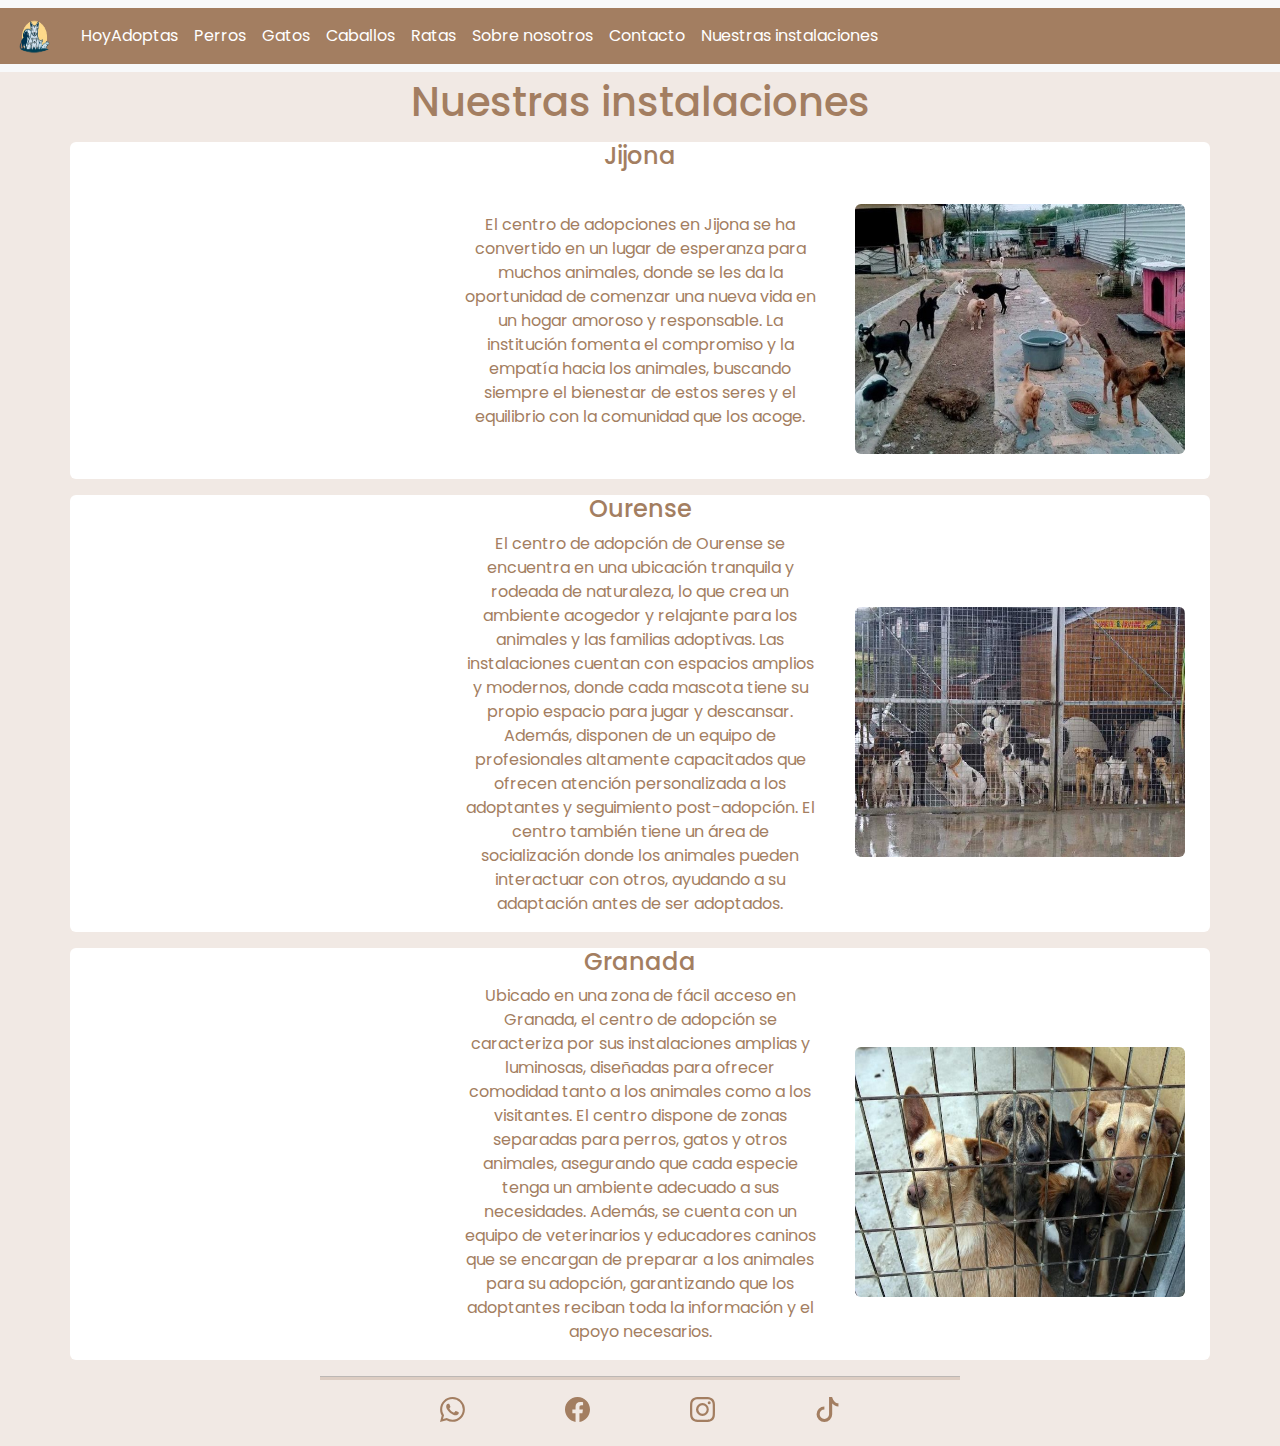
<file: instalaciones.html>
<!DOCTYPE html>
<html lang="en">

<head>
    <meta charset="UTF-8">
    <meta name="viewport" content="width=device-width, initial-scale=1.0">
    <title>Instalaciones</title>
    <link rel="icon" type="image/png" href="images/logo.png">
    <link href="https://cdn.jsdelivr.net/npm/bootstrap@5.3.3/dist/css/bootstrap.min.css" rel="stylesheet"
        integrity="sha384-QWTKZyjpPEjISv5WaRU9OFeRpok6YctnYmDr5pNlyT2bRjXh0JMhjY6hW+ALEwIH" crossorigin="anonymous">
    <link href="estilos/estilos.css" rel="stylesheet">
    <link rel="preconnect" href="https://fonts.googleapis.com">
    <link rel="preconnect" href="https://fonts.gstatic.com" crossorigin>
    <link href="https://fonts.googleapis.com/css2?family=Poppins&display=swap" rel="stylesheet">
</head>

<body>
    <nav class="navbar navbar-expand-lg bg-body-tertiary fixed-top">
        <div class="container-fluid">
            <a class="navbar-brand align-bottom" href="index.html">
                <img src="images/logo.png" alt="Logo" width="45" height="45" class="d-inline-block align-text-top">
            </a>
            <button class="navbar-toggler" type="button" data-bs-toggle="collapse"
                data-bs-target="#navbarSupportedContent" aria-controls="navbarSupportedContent" aria-expanded="false"
                aria-label="Toggle navigation">
                <span class="navbar-toggler-icon"></span>
            </button>
            <div class="collapse navbar-collapse" id="navbarSupportedContent">
                <ul class="navbar-nav me-auto mb-2 mb-lg-0">
                    <li class="nav-item">
                        <a class="nav-link" href="index.html">HoyAdoptas</a>
                    </li>
                    <li class="nav-item">
                        <a class="nav-link" href="perros.html">Perros</a>
                    </li>
                    <li class="nav-item">
                        <a class="nav-link" href="gatos.html">Gatos</a>
                    </li>
                    <li class="nav-item">
                        <a class="nav-link" href="caballos.html">Caballos</a>
                    </li>
                    <li class="nav-item">
                        <a class="nav-link" href="ratas.html">Ratas</a>
                    </li>
                    <li class="nav-item">
                        <a class="nav-link " href="informacion.html">Sobre nosotros</a>
                    </li>
                    <li class="nav-item">
                        <a class="nav-link " href="contacto.html">Contacto</a>
                    </li>
                    <li class="nav-item">
                        <a class="nav-link " href="instalaciones.html">Nuestras instalaciones</a>
                    </li>
                </ul>
            </div>
        </div>
    </nav>

    <div class="text-center pt-2">
        <h1 class="enunciado">Nuestras instalaciones</h1>
    </div>

    <div class="container rounded mt-3 cajaInstalaciones">
        <h4 class="text-center">Jijona</h4>
        <div class="row align-items-center">

            <div class="col-lg-4 col-xs-12 d-flex justify-content-center">
                <iframe class="map-iframe"
                    src="https://www.google.com/maps/embed?pb=!1m14!1m12!1m3!1d199781.9448974786!2d-0.7350732974365193!3d38.520099166832004!2m3!1f0!2f0!3f0!3m2!1i1024!2i768!4f13.1!5e0!3m2!1ses!2ses!4v1736279054269!5m2!1ses!2ses"
                    width="300" height="300" allowfullscreen="" loading="lazy"
                    referrerpolicy="no-referrer-when-downgrade">
                </iframe>
            </div>

            <div class="col-lg-4 col-xs-12 text-center">
                <p>El centro de adopciones en Jijona se ha convertido en un lugar de esperanza para muchos animales,
                    donde se les da la oportunidad de comenzar una nueva vida en un hogar amoroso y responsable. La
                    institución fomenta el compromiso y la empatía hacia los animales, buscando siempre el bienestar de
                    estos seres y el equilibrio con la comunidad que los acoge.</p>
            </div>

            <div class="col-lg-4 col-xs-12 d-flex justify-content-center">
                <img src="images/perrera1.jpg" height="250px" width="330px" class="rounded">
            </div>
        </div>
    </div>
    <div class="container rounded mt-3 cajaInstalaciones">
        <h4 class="text-center">Ourense</h4>
        <div class="row align-items-center">

            <div class="pb-4 col-lg-4 col-xs-12 d-flex justify-content-center">
                <iframe class="map-iframe"
                    src="https://www.google.com/maps/embed?pb=!1m16!1m12!1m3!1d239061.59373528502!2d-8.01542798906416!3d42.380153610047344!2m3!1f0!2f0!3f0!3m2!1i1024!2i768!4f13.1!2m1!1sMuseums!5e0!3m2!1sen!2ses!4v1736348013172!5m2!1sen!2ses"
                    width="300" height="300" allowfullscreen="" loading="lazy"
                    referrerpolicy="no-referrer-when-downgrade">
                </iframe>
            </div>

            <div class="col-lg-4 col-xs-12 text-center">
                <p>El centro de adopción de Ourense se encuentra en una ubicación tranquila y rodeada de naturaleza, lo
                    que crea un ambiente acogedor y relajante para los animales y las familias adoptivas. Las
                    instalaciones cuentan con espacios amplios y modernos, donde cada mascota tiene su propio espacio
                    para jugar y descansar. Además, disponen de un equipo de profesionales altamente capacitados que
                    ofrecen atención personalizada a los adoptantes y seguimiento post-adopción. El centro también tiene
                    un área de socialización donde los animales pueden interactuar con otros, ayudando a su adaptación
                    antes de ser adoptados.</p>
            </div>

            <div class="col-lg-4 col-xs-12 d-flex justify-content-center">
                <img src="images/perrera2.jpeg" height="250px" width="330px" class="rounded">
            </div>
        </div>
    </div>
    <div class="container rounded mt-3 cajaInstalaciones">
        <h4 class="text-center">Granada</h4>
        <div class="row align-items-center">

            <div class="col-lg-4 col-xs-12 d-flex justify-content-center">
                <iframe class="map-iframe"
                    src="https://www.google.com/maps/embed?pb=!1m14!1m12!1m3!1d287688.14557825244!2d-3.5608615744643157!3d37.1875207903892!2m3!1f0!2f0!3f0!3m2!1i1024!2i768!4f13.1!5e0!3m2!1sen!2ses!4v1736347872898!5m2!1sen!2ses"
                    width="300" height="300" allowfullscreen="" loading=" lazy"
                    referrerpolicy="no-referrer-when-downgrade">
                </iframe>
            </div>

            <div class="col-lg-4 col-xs-12 text-center">
                <p>Ubicado en una zona de fácil acceso en Granada, el centro de adopción se caracteriza por sus
                    instalaciones amplias y luminosas, diseñadas para ofrecer comodidad tanto a los animales como a los
                    visitantes. El centro dispone de zonas separadas para perros, gatos y otros animales, asegurando que
                    cada especie tenga un ambiente adecuado a sus necesidades. Además, se cuenta con un equipo de
                    veterinarios y educadores caninos que se encargan de preparar a los animales para su adopción,
                    garantizando que los adoptantes reciban toda la información y el apoyo necesarios.</p>
            </div>

            <div class="col-lg-4 col-xs-12 d-flex justify-content-center">
                <img src="images/perrera3.jpg" height="250px" width="330px" class="rounded">
            </div>
        </div>
    </div>
    <hr class="mx-auto" style="width: 50%;">

    <footer class="mx-4 pb-4">
        <div class="text-center">
            <a class="icono" href="https://whatsapp.com">
                <svg xmlns="http://www.w3.org/2000/svg" width="25" height="25" fill="rgb(163, 126, 97)"
                    class="bi bi-whatsapp mx-5" viewBox="0 0 16 16">
                    <path
                        d="M13.601 2.326A7.85 7.85 0 0 0 7.994 0C3.627 0 .068 3.558.064 7.926c0 1.399.366 2.76 1.057 3.965L0 16l4.204-1.102a7.9 7.9 0 0 0 3.79.965h.004c4.368 0 7.926-3.558 7.93-7.93A7.9 7.9 0 0 0 13.6 2.326zM7.994 14.521a6.6 6.6 0 0 1-3.356-.92l-.24-.144-2.494.654.666-2.433-.156-.251a6.56 6.56 0 0 1-1.007-3.505c0-3.626 2.957-6.584 6.591-6.584a6.56 6.56 0 0 1 4.66 1.931 6.56 6.56 0 0 1 1.928 4.66c-.004 3.639-2.961 6.592-6.592 6.592m3.615-4.934c-.197-.099-1.17-.578-1.353-.646-.182-.065-.315-.099-.445.099-.133.197-.513.646-.627.775-.114.133-.232.148-.43.05-.197-.1-.836-.308-1.592-.985-.59-.525-.985-1.175-1.103-1.372-.114-.198-.011-.304.088-.403.087-.088.197-.232.296-.346.1-.114.133-.198.198-.33.065-.134.034-.248-.015-.347-.05-.099-.445-1.076-.612-1.47-.16-.389-.323-.335-.445-.34-.114-.007-.247-.007-.38-.007a.73.73 0 0 0-.529.247c-.182.198-.691.677-.691 1.654s.71 1.916.81 2.049c.098.133 1.394 2.132 3.383 2.992.47.205.84.326 1.129.418.475.152.904.129 1.246.08.38-.058 1.171-.48 1.338-.943.164-.464.164-.86.114-.943-.049-.084-.182-.133-.38-.232" />
                </svg>
            </a>
            <a href="https://facebook.com">
                <svg xmlns="http://www.w3.org/2000/svg" width="25" height="25" fill="rgb(163, 126, 97)"
                    class="bi bi-facebook mx-5" viewBox="0 0 16 16">
                    <path
                        d="M16 8.049c0-4.446-3.582-8.05-8-8.05C3.58 0-.002 3.603-.002 8.05c0 4.017 2.926 7.347 6.75 7.951v-5.625h-2.03V8.05H6.75V6.275c0-2.017 1.195-3.131 3.022-3.131.876 0 1.791.157 1.791.157v1.98h-1.009c-.993 0-1.303.621-1.303 1.258v1.51h2.218l-.354 2.326H9.25V16c3.824-.604 6.75-3.934 6.75-7.951" />
                </svg>
            </a>
            <a href="https://instagram.com">
                <svg xmlns="http://www.w3.org/2000/svg" width="25" height="25" fill="rgb(163, 126, 97)"
                    class="bi bi-instagram mx-5" viewBox="0 0 16 16">
                    <path
                        d="M8 0C5.829 0 5.556.01 4.703.048 3.85.088 3.269.222 2.76.42a3.9 3.9 0 0 0-1.417.923A3.9 3.9 0 0 0 .42 2.76C.222 3.268.087 3.85.048 4.7.01 5.555 0 5.827 0 8.001c0 2.172.01 2.444.048 3.297.04.852.174 1.433.372 1.942.205.526.478.972.923 1.417.444.445.89.719 1.416.923.51.198 1.09.333 1.942.372C5.555 15.99 5.827 16 8 16s2.444-.01 3.298-.048c.851-.04 1.434-.174 1.943-.372a3.9 3.9 0 0 0 1.416-.923c.445-.445.718-.891.923-1.417.197-.509.332-1.09.372-1.942C15.99 10.445 16 10.173 16 8s-.01-2.445-.048-3.299c-.04-.851-.175-1.433-.372-1.941a3.9 3.9 0 0 0-.923-1.417A3.9 3.9 0 0 0 13.24.42c-.51-.198-1.092-.333-1.943-.372C10.443.01 10.172 0 7.998 0zm-.717 1.442h.718c2.136 0 2.389.007 3.232.046.78.035 1.204.166 1.486.275.373.145.64.319.92.599s.453.546.598.92c.11.281.24.705.275 1.485.039.843.047 1.096.047 3.231s-.008 2.389-.047 3.232c-.035.78-.166 1.203-.275 1.485a2.5 2.5 0 0 1-.599.919c-.28.28-.546.453-.92.598-.28.11-.704.24-1.485.276-.843.038-1.096.047-3.232.047s-2.39-.009-3.233-.047c-.78-.036-1.203-.166-1.485-.276a2.5 2.5 0 0 1-.92-.598 2.5 2.5 0 0 1-.6-.92c-.109-.281-.24-.705-.275-1.485-.038-.843-.046-1.096-.046-3.233s.008-2.388.046-3.231c.036-.78.166-1.204.276-1.486.145-.373.319-.64.599-.92s.546-.453.92-.598c.282-.11.705-.24 1.485-.276.738-.034 1.024-.044 2.515-.045zm4.988 1.328a.96.96 0 1 0 0 1.92.96.96 0 0 0 0-1.92m-4.27 1.122a4.109 4.109 0 1 0 0 8.217 4.109 4.109 0 0 0 0-8.217m0 1.441a2.667 2.667 0 1 1 0 5.334 2.667 2.667 0 0 1 0-5.334" />
                </svg>
            </a>
            <a href="https://tiktok.com">
                <svg xmlns="http://www.w3.org/2000/svg" width="25" height="25" fill="rgb(163, 126, 97)"
                    class="bi bi-tiktok mx-5" viewBox="0 0 16 16">
                    <path
                        d="M9 0h1.98c.144.715.54 1.617 1.235 2.512C12.895 3.389 13.797 4 15 4v2c-1.753 0-3.07-.814-4-1.829V11a5 5 0 1 1-5-5v2a3 3 0 1 0 3 3z" />
                </svg>
            </a>
        </div>
    </footer>

    <script src="https://cdn.jsdelivr.net/npm/@popperjs/core@2.11.8/dist/umd/popper.min.js"
        integrity="sha384-I7E8VVD/ismYTF4hNIPjVp/Zjvgyol6VFvRkX/vR+Vc4jQkC+hVqc2pM8ODewa9r"
        crossorigin="anonymous"></script>
    <script src="https://cdn.jsdelivr.net/npm/bootstrap@5.3.3/dist/js/bootstrap.min.js"
        integrity="sha384-0pUGZvbkm6XF6gxjEnlmuGrJXVbNuzT9qBBavbLwCsOGabYfZo0T0to5eqruptLy"
        crossorigin="anonymous"></script>
</body>

</html>
</file>
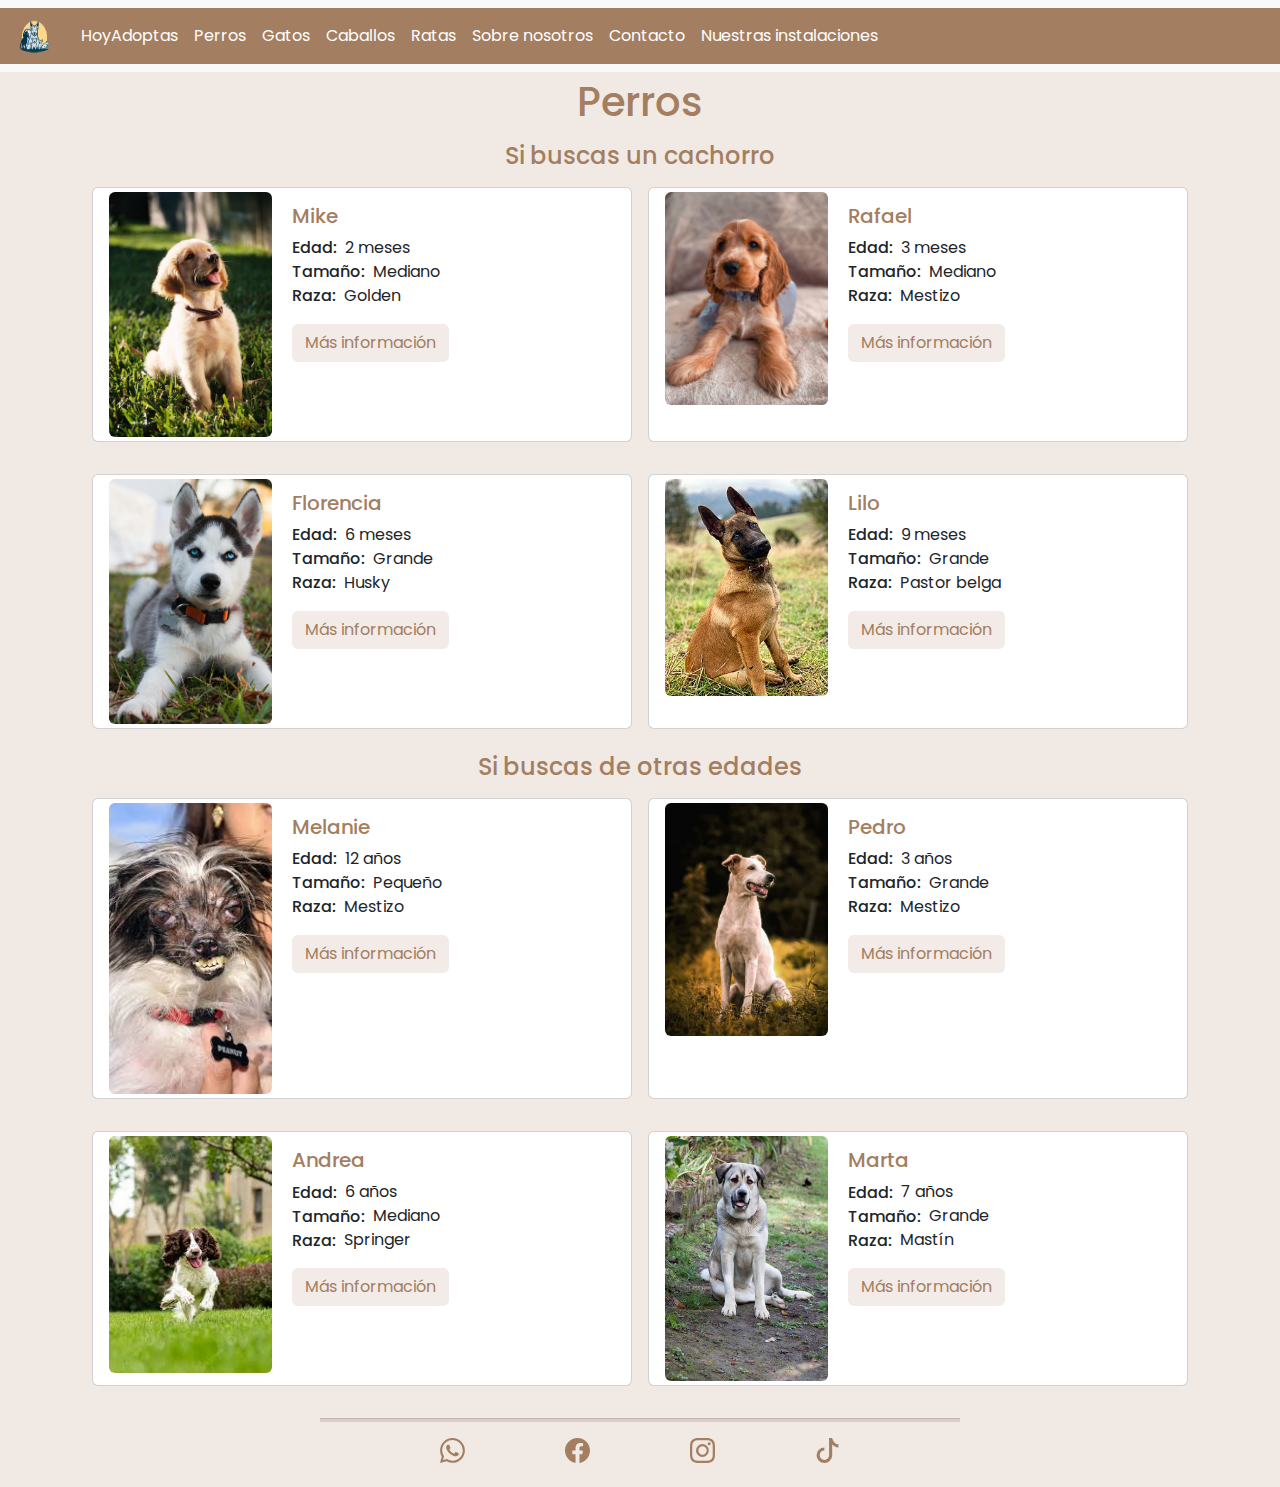
<file: perros.html>
<!DOCTYPE html>
<html lang="en">

<head>
    <meta charset="UTF-8">
    <meta name="viewport" content="width=device-width, initial-scale=1.0">
    <title>Perros</title>
    <link rel="icon" type="image/png" href="images/logo.png">
    <link href="https://cdn.jsdelivr.net/npm/bootstrap@5.3.3/dist/css/bootstrap.min.css" rel="stylesheet"
        integrity="sha384-QWTKZyjpPEjISv5WaRU9OFeRpok6YctnYmDr5pNlyT2bRjXh0JMhjY6hW+ALEwIH" crossorigin="anonymous">
    <link href="estilos/estilos.css" rel="stylesheet">
    <link rel="preconnect" href="https://fonts.googleapis.com">
    <link rel="preconnect" href="https://fonts.gstatic.com" crossorigin>
    <link href="https://fonts.googleapis.com/css2?family=Poppins&display=swap" rel="stylesheet">
</head>

<body>
    <nav class="navbar navbar-expand-lg bg-body-tertiary fixed-top">
        <div class="container-fluid">
            <a class="navbar-brand align-bottom" href="index.html">
                <img src="images/logo.png" alt="Logo" width="45" height="45" class="d-inline-block align-text-top">
            </a>
            <button class="navbar-toggler" type="button" data-bs-toggle="collapse"
                data-bs-target="#navbarSupportedContent" aria-controls="navbarSupportedContent" aria-expanded="false"
                aria-label="Toggle navigation">
                <span class="navbar-toggler-icon"></span>
            </button>
            <div class="collapse navbar-collapse" id="navbarSupportedContent">
                <ul class="navbar-nav me-auto mb-2 mb-lg-0">
                    <li class="nav-item">
                        <a class="nav-link" href="index.html">HoyAdoptas</a>
                    </li>
                    <li class="nav-item">
                        <a class="nav-link" href="perros.html">Perros</a>
                    </li>
                    <li class="nav-item">
                        <a class="nav-link" href="gatos.html">Gatos</a>
                    </li>
                    <li class="nav-item">
                        <a class="nav-link" href="caballos.html">Caballos</a>
                    </li>
                    <li class="nav-item">
                        <a class="nav-link" href="ratas.html">Ratas</a>
                    </li>
                    <li class="nav-item">
                        <a class="nav-link " href="informacion.html">Sobre nosotros</a>
                    </li>
                    <li class="nav-item">
                        <a class="nav-link " href="contacto.html">Contacto</a>
                    </li>
                    <li class="nav-item">
                        <a class="nav-link " href="instalaciones.html">Nuestras instalaciones</a>
                    </li>
                </ul>
            </div>
        </div>
    </nav>
    <div class="text-center pt-2">
        <h1 class="enunciado">Perros</h1>
    </div>
    <h4 class="py-2 text-center enunciado">Si buscas un cachorro</h4>

    <div class="card-deck row gap-3 justify-content-center ">
        <div class="card mb-3" style="max-width: 540px;">
            <div class="row g-0">
                <div class="col-md-4 p-1">
                    <img src="images/cachorro1.avif" class="img-fluid rounded" alt="perro feo">
                </div>
                <div class="col-md-8">
                    <div class="card-body">
                        <h5 class="card-title">Mike</h5>
                        <div class="d-flex align-items-center">
                            <h6 class="mb-0 me-2">Edad: </h6>
                            <p class=" mb-0">2 meses</p>
                        </div>
                        <div class="d-flex align-items-center">
                            <h6 class="mb-0 me-2">Tamaño: </h6>
                            <p class=" mb-0">Mediano</p>
                        </div>
                        <div class="d-flex align-items-center">
                            <h6 class="mb-0 me-2">Raza: </h6>
                            <p class=" mb-0">Golden</p>
                        </div>

                        <a href="contacto.html" class="btn mt-3">Más información</a>
                    </div>
                </div>

            </div>
        </div>
        <div class="card mb-3" style="max-width: 540px;">
            <div class="row g-0">
                <div class="col-md-4 p-1">
                    <img src="images/cachorro2.jpg" class="img-fluid rounded" alt="perro feo">
                </div>
                <div class="col-md-8">
                    <div class="card-body">
                        <h5 class="card-title">Rafael</h5>
                        <div class="d-flex align-items-center">
                            <h6 class="mb-0 me-2">Edad: </h6>
                            <p class=" mb-0">3 meses</p>
                        </div>
                        <div class="d-flex align-items-center">
                            <h6 class="mb-0 me-2">Tamaño: </h6>
                            <p class=" mb-0">Mediano</p>
                        </div>
                        <div class="d-flex align-items-center">
                            <h6 class="mb-0 me-2">Raza: </h6>
                            <p class=" mb-0">Mestizo</p>
                        </div>

                        <a href="contacto.html" class="btn mt-3">Más información</a>
                    </div>
                </div>

            </div>
        </div>
        <div class="card mb-3" style="max-width: 540px;">
            <div class="row g-0">
                <div class="col-md-4 p-1">
                    <img src="images/cachorro3.jpeg" class="img-fluid rounded" alt="perro feo">
                </div>
                <div class="col-md-8">
                    <div class="card-body">
                        <h5 class="card-title">Florencia</h5>
                        <div class="d-flex align-items-center">
                            <h6 class="mb-0 me-2">Edad: </h6>
                            <p class=" mb-0">6 meses</p>
                        </div>
                        <div class="d-flex align-items-center">
                            <h6 class="mb-0 me-2">Tamaño: </h6>
                            <p class=" mb-0">Grande</p>
                        </div>
                        <div class="d-flex align-items-center">
                            <h6 class="mb-0 me-2">Raza: </h6>
                            <p class=" mb-0">Husky</p>
                        </div>

                        <a href="contacto.html" class="btn mt-3">Más información</a>
                    </div>
                </div>

            </div>
        </div>
        <div class="card mb-3" style="max-width: 540px;">
            <div class="row g-0">
                <div class="col-md-4 p-1">
                    <img src="images/cachorro4.jpg" class="img-fluid rounded" alt="perro feo">
                </div>
                <div class="col-md-8">
                    <div class="card-body">
                        <h5 class="card-title">Lilo</h5>
                        <div class="d-flex align-items-center">
                            <h6 class="mb-0 me-2">Edad: </h6>
                            <p class=" mb-0">9 meses</p>
                        </div>
                        <div class="d-flex align-items-center">
                            <h6 class="mb-0 me-2">Tamaño: </h6>
                            <p class=" mb-0">Grande</p>
                        </div>
                        <div class="d-flex align-items-center">
                            <h6 class="mb-0 me-2">Raza: </h6>
                            <p class=" mb-0">Pastor belga</p>
                        </div>

                        <a href="contacto.html" class="btn mt-3">Más información</a>
                    </div>
                </div>

            </div>
        </div>
    </div>

    <h4 class="py-2 text-center enunciado">Si buscas de otras edades</h4>
    <div class="card-deck row gap-3 justify-content-center ">
        <div class="card mb-3" style="max-width: 540px;">
            <div class="row g-0">
                <div class="col-md-4 p-1">
                    <img src="images/perro2.jpeg" class="img-fluid rounded" alt="perro feo">
                </div>
                <div class="col-md-8">
                    <div class="card-body">
                        <h5 class="card-title">Melanie</h5>
                        <div class="d-flex align-items-center">
                            <h6 class="mb-0 me-2">Edad: </h6>
                            <p class=" mb-0">12 años</p>
                        </div>
                        <div class="d-flex align-items-center">
                            <h6 class="mb-0 me-2">Tamaño: </h6>
                            <p class=" mb-0">Pequeño</p>
                        </div>
                        <div class="d-flex align-items-center">
                            <h6 class="mb-0 me-2">Raza: </h6>
                            <p class=" mb-0">Mestizo</p>
                        </div>

                        <a href="contacto.html" class="btn mt-3">Más información</a>
                    </div>
                </div>

            </div>
        </div>
        <div class="card mb-3" style="max-width: 540px;">
            <div class="row g-0">
                <div class="col-md-4 p-1">
                    <img src="images/perro1.jpg" class="img-fluid rounded" alt="perro feo">
                </div>
                <div class="col-md-8">
                    <div class="card-body">
                        <h5 class="card-title">Pedro</h5>
                        <div class="d-flex align-items-center">
                            <h6 class="mb-0 me-2">Edad: </h6>
                            <p class=" mb-0">3 años</p>
                        </div>
                        <div class="d-flex align-items-center">
                            <h6 class="mb-0 me-2">Tamaño: </h6>
                            <p class=" mb-0">Grande</p>
                        </div>
                        <div class="d-flex align-items-center">
                            <h6 class="mb-0 me-2">Raza: </h6>
                            <p class=" mb-0">Mestizo</p>
                        </div>

                        <a href="contacto.html" class="btn mt-3">Más información</a>
                    </div>
                </div>

            </div>
        </div>
        <div class="card mb-3" style="max-width: 540px;">
            <div class="row g-0">
                <div class="col-md-4 p-1">
                    <img src="images/perro3.jpeg" class="img-fluid rounded" alt="perro feo">
                </div>
                <div class="col-md-8">
                    <div class="card-body">
                        <h5 class="card-title">Andrea</h5>
                        <div class="d-flex align-items-center">
                            <h6 class="mb-0 me-2">Edad: </h6>
                            <p class=" mb-0">6 años</p>
                        </div>
                        <div class="d-flex align-items-center">
                            <h6 class="mb-0 me-2">Tamaño: </h6>
                            <p class=" mb-0">Mediano</p>
                        </div>
                        <div class="d-flex align-items-center">
                            <h6 class="mb-0 me-2">Raza: </h6>
                            <p class=" mb-0">Springer</p>
                        </div>

                        <a href="contacto.html" class="btn mt-3">Más información</a>
                    </div>
                </div>

            </div>
        </div>
        <div class="card mb-3" style="max-width: 540px;">
            <div class="row g-0">
                <div class="col-md-4 p-1">
                    <img src="images/perro4.jpg" class="img-fluid rounded" alt="perro feo">
                </div>
                <div class="col-md-8">
                    <div class="card-body">
                        <h5 class="card-title">Marta</h5>
                        <div class="d-flex align-items-center">
                            <h6 class="mb-0 me-2">Edad: </h6>
                            <p class=" mb-0">7 años</p>
                        </div>
                        <div class="d-flex align-items-center">
                            <h6 class="mb-0 me-2">Tamaño: </h6>
                            <p class=" mb-0">Grande</p>
                        </div>
                        <div class="d-flex align-items-center">
                            <h6 class="mb-0 me-2">Raza: </h6>
                            <p class=" mb-0">Mastín</p>
                        </div>

                        <a href="contacto.html" class="btn mt-3">Más información</a>
                    </div>
                </div>

            </div>
        </div>
    </div>

    <hr class="mx-auto" style="width: 50%;">

    <footer class="mx-4 pb-4">
        <div class="text-center">
            <a class="icono" href="https://whatsapp.com">
                <svg xmlns="http://www.w3.org/2000/svg" width="25" height="25" fill="rgb(163, 126, 97)"
                    class="bi bi-whatsapp mx-5" viewBox="0 0 16 16">
                    <path
                        d="M13.601 2.326A7.85 7.85 0 0 0 7.994 0C3.627 0 .068 3.558.064 7.926c0 1.399.366 2.76 1.057 3.965L0 16l4.204-1.102a7.9 7.9 0 0 0 3.79.965h.004c4.368 0 7.926-3.558 7.93-7.93A7.9 7.9 0 0 0 13.6 2.326zM7.994 14.521a6.6 6.6 0 0 1-3.356-.92l-.24-.144-2.494.654.666-2.433-.156-.251a6.56 6.56 0 0 1-1.007-3.505c0-3.626 2.957-6.584 6.591-6.584a6.56 6.56 0 0 1 4.66 1.931 6.56 6.56 0 0 1 1.928 4.66c-.004 3.639-2.961 6.592-6.592 6.592m3.615-4.934c-.197-.099-1.17-.578-1.353-.646-.182-.065-.315-.099-.445.099-.133.197-.513.646-.627.775-.114.133-.232.148-.43.05-.197-.1-.836-.308-1.592-.985-.59-.525-.985-1.175-1.103-1.372-.114-.198-.011-.304.088-.403.087-.088.197-.232.296-.346.1-.114.133-.198.198-.33.065-.134.034-.248-.015-.347-.05-.099-.445-1.076-.612-1.47-.16-.389-.323-.335-.445-.34-.114-.007-.247-.007-.38-.007a.73.73 0 0 0-.529.247c-.182.198-.691.677-.691 1.654s.71 1.916.81 2.049c.098.133 1.394 2.132 3.383 2.992.47.205.84.326 1.129.418.475.152.904.129 1.246.08.38-.058 1.171-.48 1.338-.943.164-.464.164-.86.114-.943-.049-.084-.182-.133-.38-.232" />
                </svg>
            </a>
            <a href="https://facebook.com">
                <svg xmlns="http://www.w3.org/2000/svg" width="25" height="25" fill="rgb(163, 126, 97)"
                    class="bi bi-facebook mx-5" viewBox="0 0 16 16">
                    <path
                        d="M16 8.049c0-4.446-3.582-8.05-8-8.05C3.58 0-.002 3.603-.002 8.05c0 4.017 2.926 7.347 6.75 7.951v-5.625h-2.03V8.05H6.75V6.275c0-2.017 1.195-3.131 3.022-3.131.876 0 1.791.157 1.791.157v1.98h-1.009c-.993 0-1.303.621-1.303 1.258v1.51h2.218l-.354 2.326H9.25V16c3.824-.604 6.75-3.934 6.75-7.951" />
                </svg>
            </a>
            <a href="https://instagram.com">
                <svg xmlns="http://www.w3.org/2000/svg" width="25" height="25" fill="rgb(163, 126, 97)"
                    class="bi bi-instagram mx-5" viewBox="0 0 16 16">
                    <path
                        d="M8 0C5.829 0 5.556.01 4.703.048 3.85.088 3.269.222 2.76.42a3.9 3.9 0 0 0-1.417.923A3.9 3.9 0 0 0 .42 2.76C.222 3.268.087 3.85.048 4.7.01 5.555 0 5.827 0 8.001c0 2.172.01 2.444.048 3.297.04.852.174 1.433.372 1.942.205.526.478.972.923 1.417.444.445.89.719 1.416.923.51.198 1.09.333 1.942.372C5.555 15.99 5.827 16 8 16s2.444-.01 3.298-.048c.851-.04 1.434-.174 1.943-.372a3.9 3.9 0 0 0 1.416-.923c.445-.445.718-.891.923-1.417.197-.509.332-1.09.372-1.942C15.99 10.445 16 10.173 16 8s-.01-2.445-.048-3.299c-.04-.851-.175-1.433-.372-1.941a3.9 3.9 0 0 0-.923-1.417A3.9 3.9 0 0 0 13.24.42c-.51-.198-1.092-.333-1.943-.372C10.443.01 10.172 0 7.998 0zm-.717 1.442h.718c2.136 0 2.389.007 3.232.046.78.035 1.204.166 1.486.275.373.145.64.319.92.599s.453.546.598.92c.11.281.24.705.275 1.485.039.843.047 1.096.047 3.231s-.008 2.389-.047 3.232c-.035.78-.166 1.203-.275 1.485a2.5 2.5 0 0 1-.599.919c-.28.28-.546.453-.92.598-.28.11-.704.24-1.485.276-.843.038-1.096.047-3.232.047s-2.39-.009-3.233-.047c-.78-.036-1.203-.166-1.485-.276a2.5 2.5 0 0 1-.92-.598 2.5 2.5 0 0 1-.6-.92c-.109-.281-.24-.705-.275-1.485-.038-.843-.046-1.096-.046-3.233s.008-2.388.046-3.231c.036-.78.166-1.204.276-1.486.145-.373.319-.64.599-.92s.546-.453.92-.598c.282-.11.705-.24 1.485-.276.738-.034 1.024-.044 2.515-.045zm4.988 1.328a.96.96 0 1 0 0 1.92.96.96 0 0 0 0-1.92m-4.27 1.122a4.109 4.109 0 1 0 0 8.217 4.109 4.109 0 0 0 0-8.217m0 1.441a2.667 2.667 0 1 1 0 5.334 2.667 2.667 0 0 1 0-5.334" />
                </svg>
            </a>
            <a href="https://tiktok.com">
                <svg xmlns="http://www.w3.org/2000/svg" width="25" height="25" fill="rgb(163, 126, 97)"
                    class="bi bi-tiktok mx-5" viewBox="0 0 16 16">
                    <path
                        d="M9 0h1.98c.144.715.54 1.617 1.235 2.512C12.895 3.389 13.797 4 15 4v2c-1.753 0-3.07-.814-4-1.829V11a5 5 0 1 1-5-5v2a3 3 0 1 0 3 3z" />
                </svg>
            </a>
        </div>
    </footer>
    <script src="https://cdn.jsdelivr.net/npm/@popperjs/core@2.11.8/dist/umd/popper.min.js"
        integrity="sha384-I7E8VVD/ismYTF4hNIPjVp/Zjvgyol6VFvRkX/vR+Vc4jQkC+hVqc2pM8ODewa9r"
        crossorigin="anonymous"></script>
    <script src="https://cdn.jsdelivr.net/npm/bootstrap@5.3.3/dist/js/bootstrap.min.js"
        integrity="sha384-0pUGZvbkm6XF6gxjEnlmuGrJXVbNuzT9qBBavbLwCsOGabYfZo0T0to5eqruptLy"
        crossorigin="anonymous"></script>
</body>

</html>
</file>
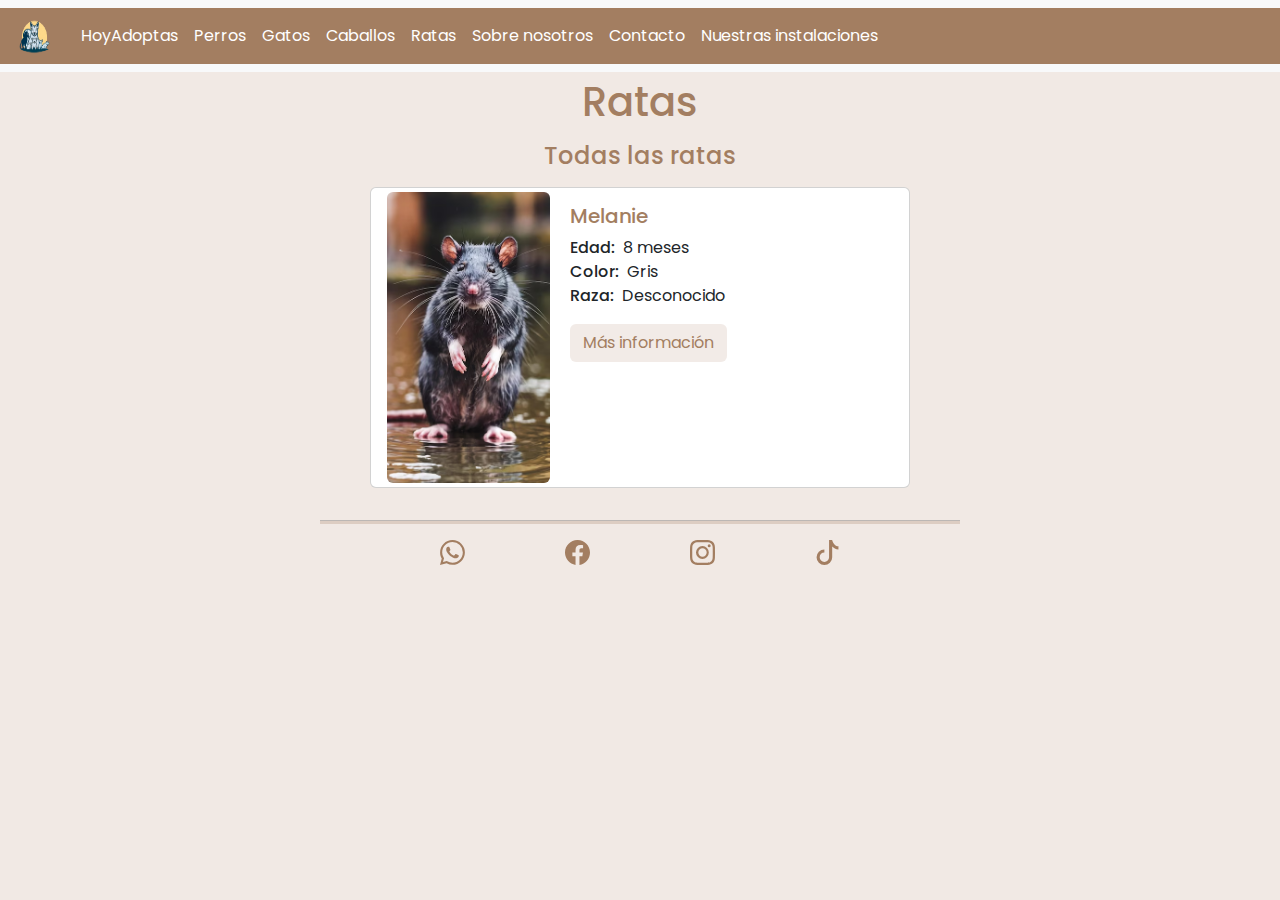
<file: ratas.html>
<!DOCTYPE html>
<html lang="en">

<head>
    <meta charset="UTF-8">
    <meta name="viewport" content="width=device-width, initial-scale=1.0">
    <title>Ratas</title>
    <link rel="icon" type="image/png" href="images/logo.png">
    <link href="https://cdn.jsdelivr.net/npm/bootstrap@5.3.3/dist/css/bootstrap.min.css" rel="stylesheet"
        integrity="sha384-QWTKZyjpPEjISv5WaRU9OFeRpok6YctnYmDr5pNlyT2bRjXh0JMhjY6hW+ALEwIH" crossorigin="anonymous">
    <link href="estilos/estilos.css" rel="stylesheet">
    <link rel="preconnect" href="https://fonts.googleapis.com">
    <link rel="preconnect" href="https://fonts.gstatic.com" crossorigin>
    <link href="https://fonts.googleapis.com/css2?family=Poppins&display=swap" rel="stylesheet">
</head>

<body>
    <nav class="navbar navbar-expand-lg bg-body-tertiary fixed-top">
        <div class="container-fluid">
            <a class="navbar-brand align-bottom" href="index.html">
                <img src="images/logo.png" alt="Logo" width="45" height="45" class="d-inline-block align-text-top">
            </a>
            <button class="navbar-toggler" type="button" data-bs-toggle="collapse"
                data-bs-target="#navbarSupportedContent" aria-controls="navbarSupportedContent" aria-expanded="false"
                aria-label="Toggle navigation">
                <span class="navbar-toggler-icon"></span>
            </button>
            <div class="collapse navbar-collapse" id="navbarSupportedContent">
                <ul class="navbar-nav me-auto mb-2 mb-lg-0">
                    <li class="nav-item">
                        <a class="nav-link" href="index.html">HoyAdoptas</a>
                    </li>
                    <li class="nav-item">
                        <a class="nav-link" href="perros.html">Perros</a>
                    </li>
                    <li class="nav-item">
                        <a class="nav-link" href="gatos.html">Gatos</a>
                    </li>
                    <li class="nav-item">
                        <a class="nav-link" href="caballos.html">Caballos</a>
                    </li>
                    <li class="nav-item">
                        <a class="nav-link" href="ratas.html">Ratas</a>
                    </li>
                    <li class="nav-item">
                        <a class="nav-link " href="informacion.html">Sobre nosotros</a>
                    </li>
                    <li class="nav-item">
                        <a class="nav-link " href="contacto.html">Contacto</a>
                    </li>
                    <li class="nav-item">
                        <a class="nav-link " href="instalaciones.html">Nuestras instalaciones</a>
                    </li>
                </ul>
            </div>
        </div>
    </nav>
    <div class="text-center pt-2">
        <h1 class="enunciado">Ratas</h1>
    </div>
    <h4 class="py-2 text-center enunciado">Todas las ratas</h4>

    <div class="card-deck row gap-3 justify-content-center ">
        <div class="card mb-3" style="max-width: 540px;">
            <div class="row g-0">
                <div class="col-md-4 p-1">
                    <img src="images/rata1.avif" class="img-fluid rounded" alt="perro feo">
                </div>
                <div class="col-md-8">
                    <div class="card-body">
                        <h5 class="card-title">Melanie</h5>
                        <div class="d-flex align-items-center">
                            <h6 class="mb-0 me-2">Edad: </h6>
                            <p class=" mb-0">8 meses</p>
                        </div>
                        <div class="d-flex align-items-center">
                            <h6 class="mb-0 me-2">Color: </h6>
                            <p class=" mb-0">Gris</p>
                        </div>
                        <div class="d-flex align-items-center">
                            <h6 class="mb-0 me-2">Raza: </h6>
                            <p class=" mb-0">Desconocido</p>
                        </div>

                        <a href="contacto.html" class="btn mt-3">Más información</a>
                    </div>
                </div>

            </div>
        </div>

    </div>

    <hr class="mx-auto" style="width: 50%;">

    <footer class="mx-4 pb-4">
        <div class="text-center">
            <a class="icono" href="https://whatsapp.com">
                <svg xmlns="http://www.w3.org/2000/svg" width="25" height="25" fill="rgb(163, 126, 97)"
                    class="bi bi-whatsapp mx-5" viewBox="0 0 16 16">
                    <path
                        d="M13.601 2.326A7.85 7.85 0 0 0 7.994 0C3.627 0 .068 3.558.064 7.926c0 1.399.366 2.76 1.057 3.965L0 16l4.204-1.102a7.9 7.9 0 0 0 3.79.965h.004c4.368 0 7.926-3.558 7.93-7.93A7.9 7.9 0 0 0 13.6 2.326zM7.994 14.521a6.6 6.6 0 0 1-3.356-.92l-.24-.144-2.494.654.666-2.433-.156-.251a6.56 6.56 0 0 1-1.007-3.505c0-3.626 2.957-6.584 6.591-6.584a6.56 6.56 0 0 1 4.66 1.931 6.56 6.56 0 0 1 1.928 4.66c-.004 3.639-2.961 6.592-6.592 6.592m3.615-4.934c-.197-.099-1.17-.578-1.353-.646-.182-.065-.315-.099-.445.099-.133.197-.513.646-.627.775-.114.133-.232.148-.43.05-.197-.1-.836-.308-1.592-.985-.59-.525-.985-1.175-1.103-1.372-.114-.198-.011-.304.088-.403.087-.088.197-.232.296-.346.1-.114.133-.198.198-.33.065-.134.034-.248-.015-.347-.05-.099-.445-1.076-.612-1.47-.16-.389-.323-.335-.445-.34-.114-.007-.247-.007-.38-.007a.73.73 0 0 0-.529.247c-.182.198-.691.677-.691 1.654s.71 1.916.81 2.049c.098.133 1.394 2.132 3.383 2.992.47.205.84.326 1.129.418.475.152.904.129 1.246.08.38-.058 1.171-.48 1.338-.943.164-.464.164-.86.114-.943-.049-.084-.182-.133-.38-.232" />
                </svg>
            </a>
            <a href="https://facebook.com">
                <svg xmlns="http://www.w3.org/2000/svg" width="25" height="25" fill="rgb(163, 126, 97)"
                    class="bi bi-facebook mx-5" viewBox="0 0 16 16">
                    <path
                        d="M16 8.049c0-4.446-3.582-8.05-8-8.05C3.58 0-.002 3.603-.002 8.05c0 4.017 2.926 7.347 6.75 7.951v-5.625h-2.03V8.05H6.75V6.275c0-2.017 1.195-3.131 3.022-3.131.876 0 1.791.157 1.791.157v1.98h-1.009c-.993 0-1.303.621-1.303 1.258v1.51h2.218l-.354 2.326H9.25V16c3.824-.604 6.75-3.934 6.75-7.951" />
                </svg>
            </a>
            <a href="https://instagram.com">
                <svg xmlns="http://www.w3.org/2000/svg" width="25" height="25" fill="rgb(163, 126, 97)"
                    class="bi bi-instagram mx-5" viewBox="0 0 16 16">
                    <path
                        d="M8 0C5.829 0 5.556.01 4.703.048 3.85.088 3.269.222 2.76.42a3.9 3.9 0 0 0-1.417.923A3.9 3.9 0 0 0 .42 2.76C.222 3.268.087 3.85.048 4.7.01 5.555 0 5.827 0 8.001c0 2.172.01 2.444.048 3.297.04.852.174 1.433.372 1.942.205.526.478.972.923 1.417.444.445.89.719 1.416.923.51.198 1.09.333 1.942.372C5.555 15.99 5.827 16 8 16s2.444-.01 3.298-.048c.851-.04 1.434-.174 1.943-.372a3.9 3.9 0 0 0 1.416-.923c.445-.445.718-.891.923-1.417.197-.509.332-1.09.372-1.942C15.99 10.445 16 10.173 16 8s-.01-2.445-.048-3.299c-.04-.851-.175-1.433-.372-1.941a3.9 3.9 0 0 0-.923-1.417A3.9 3.9 0 0 0 13.24.42c-.51-.198-1.092-.333-1.943-.372C10.443.01 10.172 0 7.998 0zm-.717 1.442h.718c2.136 0 2.389.007 3.232.046.78.035 1.204.166 1.486.275.373.145.64.319.92.599s.453.546.598.92c.11.281.24.705.275 1.485.039.843.047 1.096.047 3.231s-.008 2.389-.047 3.232c-.035.78-.166 1.203-.275 1.485a2.5 2.5 0 0 1-.599.919c-.28.28-.546.453-.92.598-.28.11-.704.24-1.485.276-.843.038-1.096.047-3.232.047s-2.39-.009-3.233-.047c-.78-.036-1.203-.166-1.485-.276a2.5 2.5 0 0 1-.92-.598 2.5 2.5 0 0 1-.6-.92c-.109-.281-.24-.705-.275-1.485-.038-.843-.046-1.096-.046-3.233s.008-2.388.046-3.231c.036-.78.166-1.204.276-1.486.145-.373.319-.64.599-.92s.546-.453.92-.598c.282-.11.705-.24 1.485-.276.738-.034 1.024-.044 2.515-.045zm4.988 1.328a.96.96 0 1 0 0 1.92.96.96 0 0 0 0-1.92m-4.27 1.122a4.109 4.109 0 1 0 0 8.217 4.109 4.109 0 0 0 0-8.217m0 1.441a2.667 2.667 0 1 1 0 5.334 2.667 2.667 0 0 1 0-5.334" />
                </svg>
            </a>
            <a href="https://tiktok.com">
                <svg xmlns="http://www.w3.org/2000/svg" width="25" height="25" fill="rgb(163, 126, 97)"
                    class="bi bi-tiktok mx-5" viewBox="0 0 16 16">
                    <path
                        d="M9 0h1.98c.144.715.54 1.617 1.235 2.512C12.895 3.389 13.797 4 15 4v2c-1.753 0-3.07-.814-4-1.829V11a5 5 0 1 1-5-5v2a3 3 0 1 0 3 3z" />
                </svg>
            </a>
        </div>
    </footer>

    <script src="https://cdn.jsdelivr.net/npm/@popperjs/core@2.11.8/dist/umd/popper.min.js"
        integrity="sha384-I7E8VVD/ismYTF4hNIPjVp/Zjvgyol6VFvRkX/vR+Vc4jQkC+hVqc2pM8ODewa9r"
        crossorigin="anonymous"></script>
    <script src="https://cdn.jsdelivr.net/npm/bootstrap@5.3.3/dist/js/bootstrap.min.js"
        integrity="sha384-0pUGZvbkm6XF6gxjEnlmuGrJXVbNuzT9qBBavbLwCsOGabYfZo0T0to5eqruptLy"
        crossorigin="anonymous"></script>
</body>

</html>
</file>
<file: estilos/estilos.css>
body {
    padding-top: 70px;
    background-color: rgb(241, 233, 228);
}

.container {
    background-color: rgb(163, 126, 97);
}


.btn {
    background-color: rgba(241, 233, 228, 0.9);
    color: rgb(163, 126, 97);
}

.enunciado {
    color: rgb(163, 126, 97);
}

.card-title {
    color: rgb(163, 126, 97);
}

.titulo-caja {
    color: white;
}

.container-fluid {
    background-color: rgb(163, 126, 97);
}

.nav-link {
    color: white;
}

.item {
    color: white;
    vertical-align: middle;
    text-decoration: none;
}

.texto-blanco {
    color: white;
}

.nav-link:hover {
    font-size: 1.1rem;
    color: white;
    transition: all 0.3s ease;
}

a {
    text-decoration: none;
    color: white;
}

a:hover {
    font-size: 1.1rem;
    transition: all 0.3s ease;
}

.fondo {
    position: relative;
    background-image: url('../images/fondo.jpg');
    background-size: cover;
    background-position: center;
    height: 350px;
    width: 100%;
}

.overlay {
    width: 100%;
    height: 100%;
    background-color: rgba(0, 0, 0, 0.5);

}

.texto {
    position: absolute;
    top: 50%;
    left: 50%;
    transform: translate(-50%, -50%);
    color: white;
    text-align: center;

}

.cajaInstalaciones {
    background-color: white;
    color: rgb(163, 126, 97);

}

.map-container {
    display: flex;
    align-items: center;
}

.map-iframe {
    border: 0;
    border-radius: 50%;

    overflow: hidden;
}

hr {
    height: 4px;
    background-color: rgb(163, 126, 97);

}

img:hover {
    transform: scale(1.1);
    box-shadow: 10px 10px 12px 0px rgba(184, 184, 184, 1);
    transition: all 0.3s ease;
}



body {
    font-family: "Poppins", serif;
    font-weight: 400;
    font-style: normal;
}
</file>
